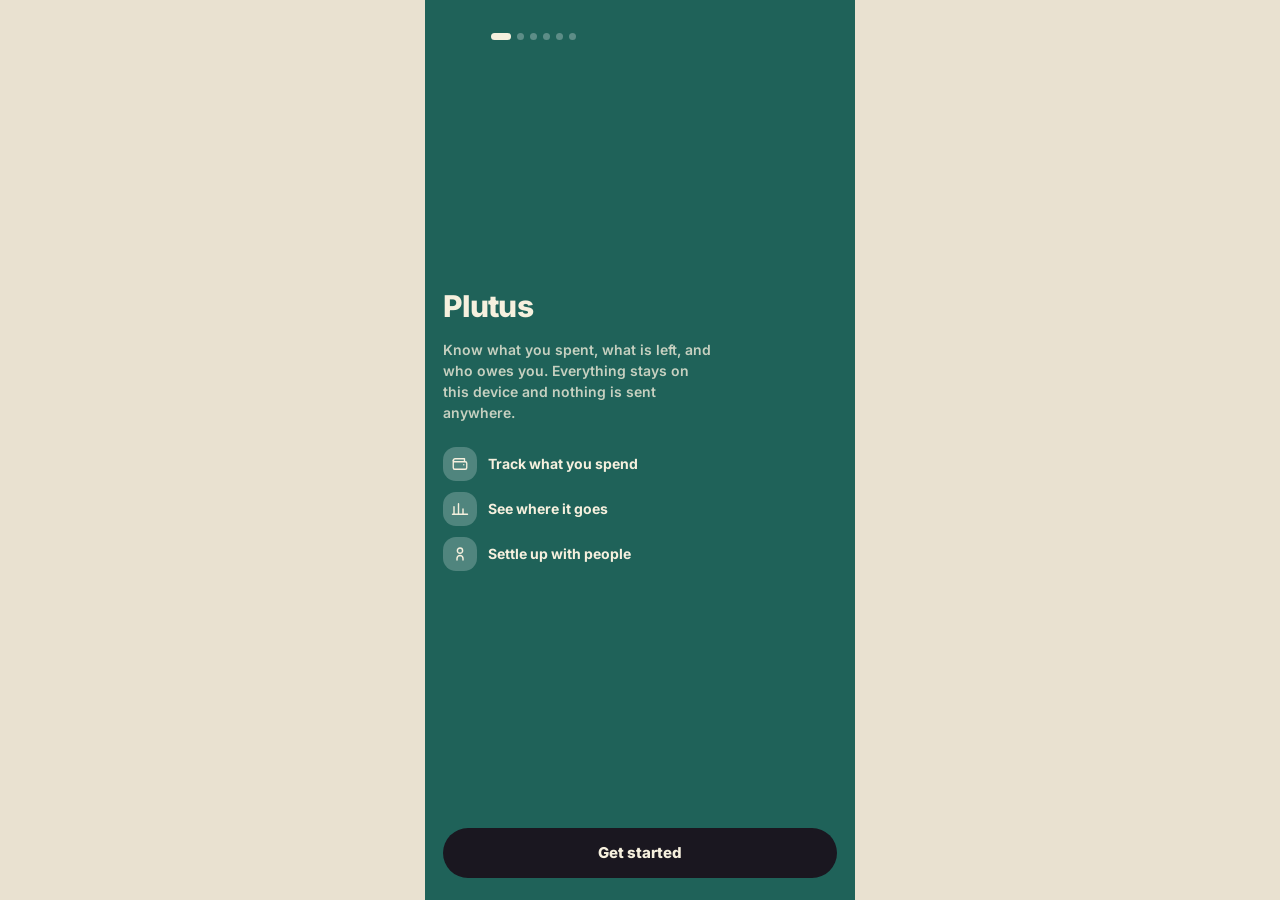
<file: index.html>
<!DOCTYPE html>
<html lang="en">
<head>
<meta charset="utf-8">
<meta name="viewport" content="width=device-width, initial-scale=1, viewport-fit=cover">
<meta name="theme-color" content="#1F6259">
<meta name="description" content="Know what you spent, what is left, and who owes you. Everything stays on your device.">
<title>Plutus</title>

<!-- Every path here is relative. An absolute path breaks at a GitHub Pages
     subpath and breaks again inside an Android WebView. -->
<link rel="manifest" href="manifest.webmanifest">
<link rel="icon" href="icons/icon-192.png" type="image/png">
<link rel="apple-touch-icon" href="icons/icon-180.png">
<meta name="apple-mobile-web-app-capable" content="yes">
<meta name="apple-mobile-web-app-status-bar-style" content="black-translucent">
<meta name="apple-mobile-web-app-title" content="Plutus">
<link rel="stylesheet" href="css/styles.css">
</head>
<body data-booting>

<!-- ── icon sprite. one family, one 24px box, 1.8 stroke, currentColor.
     Inline so nothing is fetched and everything works offline. ── -->
<svg width="0" height="0" style="position:absolute" aria-hidden="true" focusable="false">
  <symbol id="ic-home" viewBox="0 0 24 24" fill="none" stroke="currentColor" stroke-width="1.9" stroke-linecap="round" stroke-linejoin="round"><path d="M3 10.5 12 3l9 7.5V20a1 1 0 0 1-1 1h-5v-6H9v6H4a1 1 0 0 1-1-1z"/></symbol>
  <symbol id="ic-list" viewBox="0 0 24 24" fill="none" stroke="currentColor" stroke-width="1.9" stroke-linecap="round"><path d="M4 6h16M4 12h16M4 18h10"/></symbol>
  <symbol id="ic-people" viewBox="0 0 24 24" fill="none" stroke="currentColor" stroke-width="1.9" stroke-linecap="round" stroke-linejoin="round"><path d="M16 20v-2a4 4 0 0 0-8 0v2"/><circle cx="12" cy="7.5" r="3.5"/></symbol>
  <symbol id="ic-chart" viewBox="0 0 24 24" fill="none" stroke="currentColor" stroke-width="1.9" stroke-linecap="round"><path d="M4 19V9M10 19V5M16 19v-7M22 19H2"/></symbol>
  <symbol id="ic-plus" viewBox="0 0 24 24" fill="none" stroke="currentColor" stroke-width="2.4" stroke-linecap="round"><path d="M12 5v14M5 12h14"/></symbol>
  <symbol id="ic-bell" viewBox="0 0 24 24" fill="none" stroke="currentColor" stroke-width="1.8" stroke-linecap="round" stroke-linejoin="round"><path d="M18 8a6 6 0 1 0-12 0c0 7-3 8-3 8h18s-3-1-3-8"/><path d="M13.7 21a2 2 0 0 1-3.4 0"/></symbol>
  <symbol id="ic-back" viewBox="0 0 24 24" fill="none" stroke="currentColor" stroke-width="2.1" stroke-linecap="round" stroke-linejoin="round"><path d="M15 5l-7 7 7 7"/></symbol>
  <symbol id="ic-right" viewBox="0 0 24 24" fill="none" stroke="currentColor" stroke-width="2.1" stroke-linecap="round" stroke-linejoin="round"><path d="M5 12h14M13 6l6 6-6 6"/></symbol>
  <symbol id="ic-gear" viewBox="0 0 24 24" fill="none" stroke="currentColor" stroke-width="1.8" stroke-linecap="round" stroke-linejoin="round"><circle cx="12" cy="12" r="3.2"/><path d="M12 2.5v2.2M12 19.3v2.2M21.5 12h-2.2M4.7 12H2.5M18.7 5.3l-1.6 1.6M6.9 17.1l-1.6 1.6M18.7 18.7l-1.6-1.6M6.9 6.9 5.3 5.3"/></symbol>
  <symbol id="ic-up" viewBox="0 0 24 24" fill="none" stroke="currentColor" stroke-width="2.3" stroke-linecap="round" stroke-linejoin="round"><path d="M12 19V5M5 12l7-7 7 7"/></symbol>
  <symbol id="ic-down" viewBox="0 0 24 24" fill="none" stroke="currentColor" stroke-width="2.3" stroke-linecap="round" stroke-linejoin="round"><path d="M12 5v14M5 12l7 7 7-7"/></symbol>
  <symbol id="ic-close" viewBox="0 0 24 24" fill="none" stroke="currentColor" stroke-width="2.1" stroke-linecap="round"><path d="M6 6l12 12M18 6 6 18"/></symbol>
  <symbol id="ic-wallet" viewBox="0 0 24 24" fill="none" stroke="currentColor" stroke-width="1.8" stroke-linecap="round" stroke-linejoin="round"><path d="M3 7.5A2.5 2.5 0 0 1 5.5 5H18v3"/><path d="M3 7.5V17a2 2 0 0 0 2 2h14a2 2 0 0 0 2-2v-6a2 2 0 0 0-2-2H5.5A2.5 2.5 0 0 1 3 7.5Z"/><path d="M17 13h.01"/></symbol>
  <!-- category icons -->
  <symbol id="ic-food" viewBox="0 0 24 24" fill="none" stroke="currentColor" stroke-width="1.8" stroke-linecap="round" stroke-linejoin="round"><path d="M3.5 11h17c0 4.4-3.8 8-8.5 8s-8.5-3.6-8.5-8Z"/><path d="M8.5 8c0-1.2.9-1.6.9-2.7M12 8c0-1.2.9-1.6.9-2.7M15.5 8c0-1.2.9-1.6.9-2.7"/></symbol>
  <symbol id="ic-basket" viewBox="0 0 24 24" fill="none" stroke="currentColor" stroke-width="1.8" stroke-linecap="round" stroke-linejoin="round"><path d="M4 9h16l-1.6 10.2H5.6L4 9Z"/><path d="M8.6 9 12 3.5 15.4 9"/></symbol>
  <symbol id="ic-bag" viewBox="0 0 24 24" fill="none" stroke="currentColor" stroke-width="1.8" stroke-linecap="round" stroke-linejoin="round"><path d="M5 8h14l-1.1 12H6.1L5 8Z"/><path d="M9 8V6.2A3 3 0 0 1 15 6.2V8"/></symbol>
  <symbol id="ic-shirt" viewBox="0 0 24 24" fill="none" stroke="currentColor" stroke-width="1.8" stroke-linecap="round" stroke-linejoin="round"><path d="M9 4 5 6.2l1.4 4L8 9.6V20h8V9.6l1.6.6 1.4-4L15 4a3 3 0 0 1-6 0Z"/></symbol>
  <symbol id="ic-bus" viewBox="0 0 24 24" fill="none" stroke="currentColor" stroke-width="1.8" stroke-linecap="round" stroke-linejoin="round"><rect x="4" y="4" width="16" height="12.5" rx="2.4"/><path d="M4 11h16M7.5 20v-3.5M16.5 20v-3.5M8 14h.01M16 14h.01"/></symbol>
  <symbol id="ic-film" viewBox="0 0 24 24" fill="none" stroke="currentColor" stroke-width="1.8" stroke-linecap="round" stroke-linejoin="round"><rect x="3" y="6" width="18" height="12" rx="2.4"/><path d="M8.5 6v12M15.5 6v12"/></symbol>
  <symbol id="ic-receipt" viewBox="0 0 24 24" fill="none" stroke="currentColor" stroke-width="1.8" stroke-linecap="round" stroke-linejoin="round"><path d="M6 3h12v18l-3-1.6-3 1.6-3-1.6L6 21V3Z"/><path d="M9.5 8h5M9.5 12h5"/></symbol>
  <symbol id="ic-plug" viewBox="0 0 24 24" fill="none" stroke="currentColor" stroke-width="1.8" stroke-linecap="round" stroke-linejoin="round"><path d="M9 3v5M15 3v5"/><path d="M6.5 8h11v3a5.5 5.5 0 0 1-11 0V8Z"/><path d="M12 16.5V21"/></symbol>
  <symbol id="ic-heart" viewBox="0 0 24 24" fill="none" stroke="currentColor" stroke-width="1.8" stroke-linecap="round" stroke-linejoin="round"><path d="M12 20s-7.5-4.6-7.5-9.4A4.1 4.1 0 0 1 12 8a4.1 4.1 0 0 1 7.5 2.6C19.5 15.4 12 20 12 20Z"/></symbol>
  <symbol id="ic-book" viewBox="0 0 24 24" fill="none" stroke="currentColor" stroke-width="1.8" stroke-linecap="round" stroke-linejoin="round"><path d="M4 4.5A2.5 2.5 0 0 1 6.5 2H20v18H6.5A2.5 2.5 0 0 0 4 22z"/><path d="M4 17.5A2.5 2.5 0 0 1 6.5 15H20"/></symbol>
  <symbol id="ic-plane" viewBox="0 0 24 24" fill="none" stroke="currentColor" stroke-width="1.8" stroke-linecap="round" stroke-linejoin="round"><path d="M10.5 3.5a1.5 1.5 0 0 1 3 0V9l7 4v2.2l-7-2v3.6l2 1.6V20l-3.5-1L8.5 20v-1.6l2-1.6v-3.6l-7 2V13l7-4V3.5Z"/></symbol>
  <symbol id="ic-repeat" viewBox="0 0 24 24" fill="none" stroke="currentColor" stroke-width="1.8" stroke-linecap="round" stroke-linejoin="round"><path d="M4 9V8a3 3 0 0 1 3-3h10l-2.5-2.4M20 15v1a3 3 0 0 1-3 3H7l2.5 2.4"/></symbol>
  <symbol id="ic-dots" viewBox="0 0 24 24" fill="none" stroke="currentColor" stroke-width="2.2" stroke-linecap="round"><path d="M6 12h.01M12 12h.01M18 12h.01"/></symbol>
</svg>

<div id="app">

  <!-- ══ Onboarding. Outside the router: App gates on profile.onboarded ══ -->
  <section class="screen screen--onboarding" id="screen-onboarding" hidden></section>

  <!-- ══ Home. Rendered by js/screen_home.js from the store ══ -->
  <section class="screen" id="screen-home" hidden></section>

  <!-- ══ History. Rendered by js/screen_expenses.js ══ -->
  <section class="screen" id="screen-expenses" hidden></section>

  <section class="screen" id="screen-people" hidden></section>

  <section class="screen" id="screen-insights" hidden></section>

  <section class="screen" id="screen-goals" hidden></section>

  <section class="screen" id="screen-settings" hidden></section>

</div>

<!-- ══ chrome that sits above every screen ══════════════════ -->
<nav class="nav" aria-label="Main">
  <button class="nav-tab" type="button" data-tab="home" data-route="#/" aria-label="Home"><svg width="19" height="19" aria-hidden="true"><use href="#ic-home"/></svg></button>
  <button class="nav-tab" type="button" data-tab="expenses" data-route="#/expenses" aria-label="History"><svg width="19" height="19" aria-hidden="true"><use href="#ic-list"/></svg></button>
  <button class="nav-add" type="button" id="add-expense" aria-label="Add an expense"><svg width="23" height="23" aria-hidden="true"><use href="#ic-plus"/></svg></button>
  <button class="nav-tab" type="button" data-tab="people" data-route="#/people" aria-label="People"><svg width="19" height="19" aria-hidden="true"><use href="#ic-people"/></svg></button>
  <button class="nav-tab" type="button" data-tab="insights" data-route="#/insights" aria-label="Insights"><svg width="19" height="19" aria-hidden="true"><use href="#ic-chart"/></svg></button>
</nav>

<div class="scrim" id="scrim" hidden onclick="UI.closeSheet()"></div>
<div class="sheet" id="sheet" role="dialog" aria-modal="true" aria-hidden="true" hidden></div>
<div class="toast" id="toast" role="status" hidden></div>
<div class="banner" id="banner" role="alert" hidden></div>

<!-- Load order is load bearing. These define globals in file order, and every
     one of them must also be listed in SHELL in sw.js. -->
<script src="js/config.js"></script>
<script src="js/money.js"></script>
<script src="js/dates.js"></script>
<script src="js/expenses.js"></script>
<script src="js/budget.js"></script>
<script src="js/analytics.js"></script>
<script src="js/debts.js"></script>
<script src="js/goals.js"></script>
<script src="js/alerts.js"></script>
<script src="js/recurring.js"></script>
<script src="js/validate.js"></script>
<script src="js/store.js"></script>
<script src="js/actions.js"></script>
<script src="js/ui.js"></script>
<script src="js/install.js"></script>
<script src="js/notifications.js"></script>
<script src="js/onboarding.js"></script>
<script src="js/sheet_expense.js"></script>
<script src="js/screen_home.js"></script>
<script src="js/screen_expenses.js"></script>
<script src="js/sheet_debt.js"></script>
<script src="js/screen_people.js"></script>
<script src="js/screen_insights.js"></script>
<script src="js/screen_goals.js"></script>
<script src="js/screen_settings.js"></script>
<script src="js/app.js"></script>
<script>
  document.getElementById("version-line").textContent =
    "Plutus " + CONFIG.VERSION + ", offline and on your device";
</script>
</body>
</html>
</file>
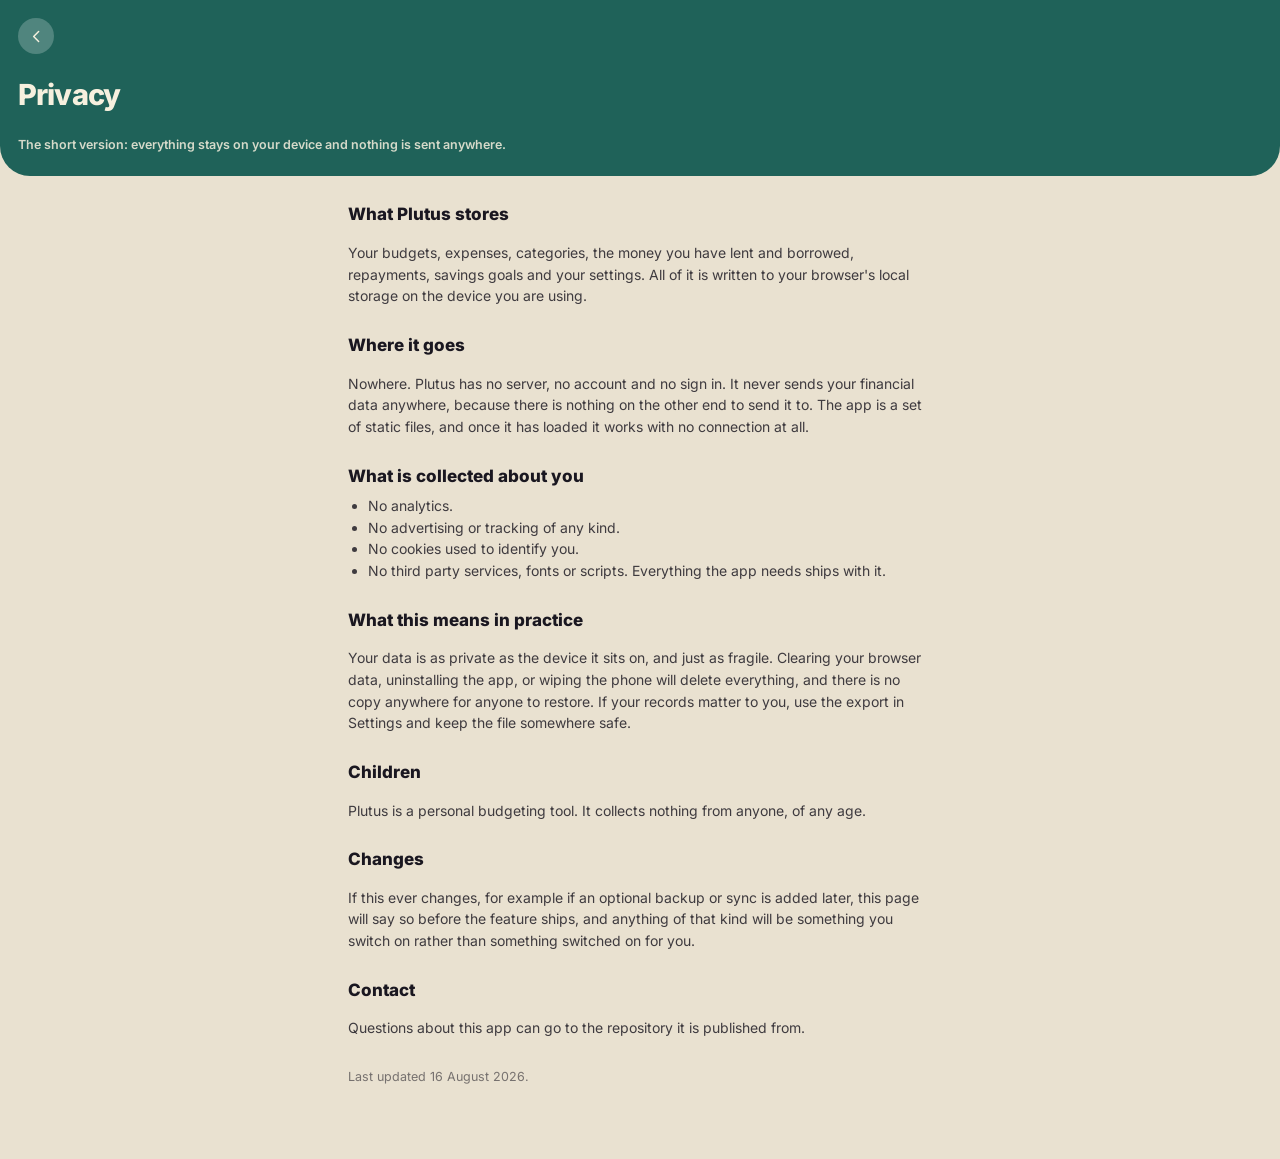
<file: privacy.html>
<!DOCTYPE html>
<html lang="en">
<head>
<meta charset="utf-8">
<meta name="viewport" content="width=device-width, initial-scale=1, viewport-fit=cover">
<meta name="theme-color" content="#1F6259">
<title>Plutus privacy</title>
<link rel="icon" href="icons/icon-192.png" type="image/png">
<link rel="stylesheet" href="css/styles.css">
<style>
  .doc { padding: 0 var(--gutter) 60px; max-width: 620px; margin: 0 auto; }
  .doc h2 { font-size: 17px; font-weight: 800; margin: 26px 0 6px; }
  .doc p, .doc li { font-size: 14px; color: var(--ink); opacity: .82; line-height: 1.55; }
  .doc ul { padding-left: 20px; margin: 6px 0; }
  .doc a { color: var(--s-ok); font-weight: 700; }
</style>
</head>
<body>

<header class="band band--ok">
  <div class="band-top">
    <a class="circle-btn" href="index.html" aria-label="Back to Plutus">
      <svg width="17" height="17" viewBox="0 0 24 24" fill="none" stroke="currentColor" stroke-width="2.1" stroke-linecap="round" stroke-linejoin="round" aria-hidden="true"><path d="M15 5l-7 7 7 7"/></svg>
    </a>
  </div>
  <h1 class="band-title">Privacy</h1>
  <p class="note" style="margin-top:8px">The short version: everything stays on your device and nothing is sent anywhere.</p>
</header>

<main class="doc">
  <h2>What Plutus stores</h2>
  <p>Your budgets, expenses, categories, the money you have lent and borrowed, repayments, savings goals and your settings. All of it is written to your browser's local storage on the device you are using.</p>

  <h2>Where it goes</h2>
  <p>Nowhere. Plutus has no server, no account and no sign in. It never sends your financial data anywhere, because there is nothing on the other end to send it to. The app is a set of static files, and once it has loaded it works with no connection at all.</p>

  <h2>What is collected about you</h2>
  <ul>
    <li>No analytics.</li>
    <li>No advertising or tracking of any kind.</li>
    <li>No cookies used to identify you.</li>
    <li>No third party services, fonts or scripts. Everything the app needs ships with it.</li>
  </ul>

  <h2>What this means in practice</h2>
  <p>Your data is as private as the device it sits on, and just as fragile. Clearing your browser data, uninstalling the app, or wiping the phone will delete everything, and there is no copy anywhere for anyone to restore. If your records matter to you, use the export in Settings and keep the file somewhere safe.</p>

  <h2>Children</h2>
  <p>Plutus is a personal budgeting tool. It collects nothing from anyone, of any age.</p>

  <h2>Changes</h2>
  <p>If this ever changes, for example if an optional backup or sync is added later, this page will say so before the feature ships, and anything of that kind will be something you switch on rather than something switched on for you.</p>

  <h2>Contact</h2>
  <p>Questions about this app can go to the repository it is published from.</p>

  <p style="margin-top:28px;opacity:.55;font-size:12.5px">Last updated 16 August 2026.</p>
</main>

</body>
</html>
</file>
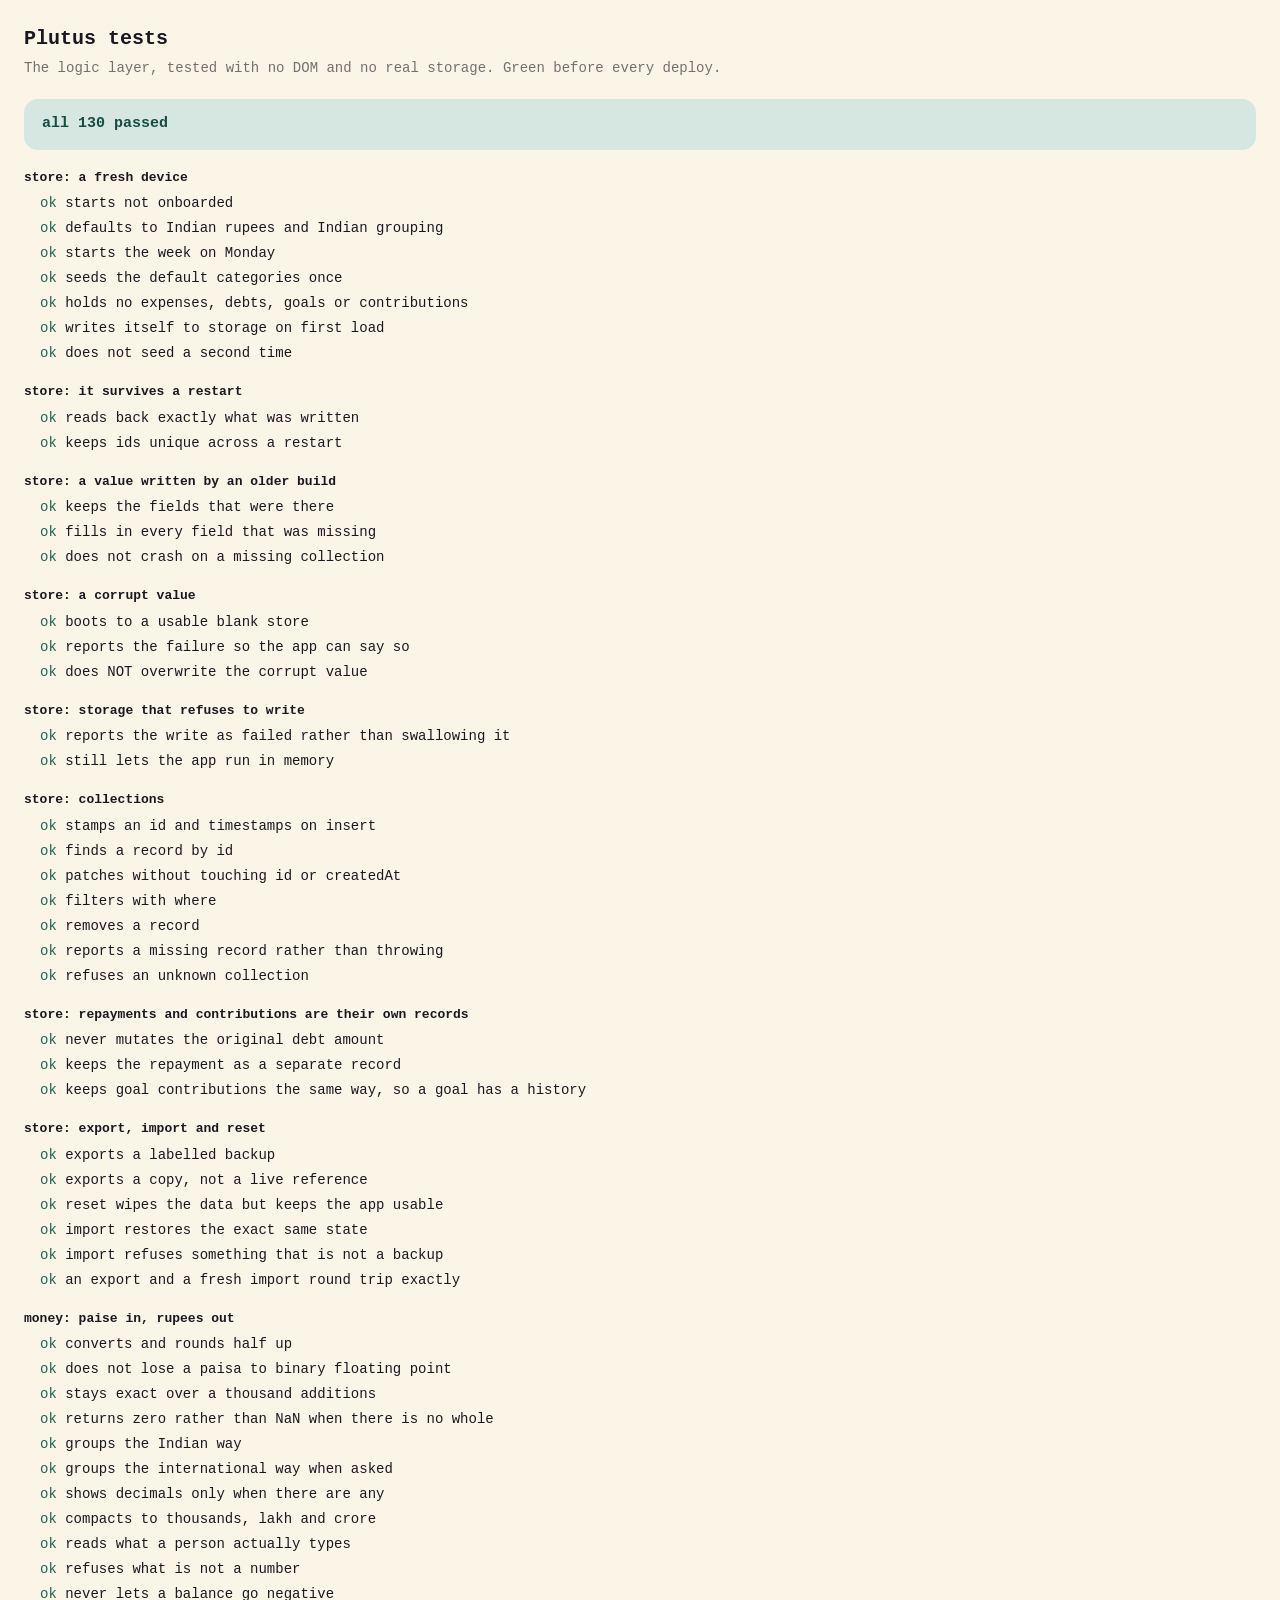
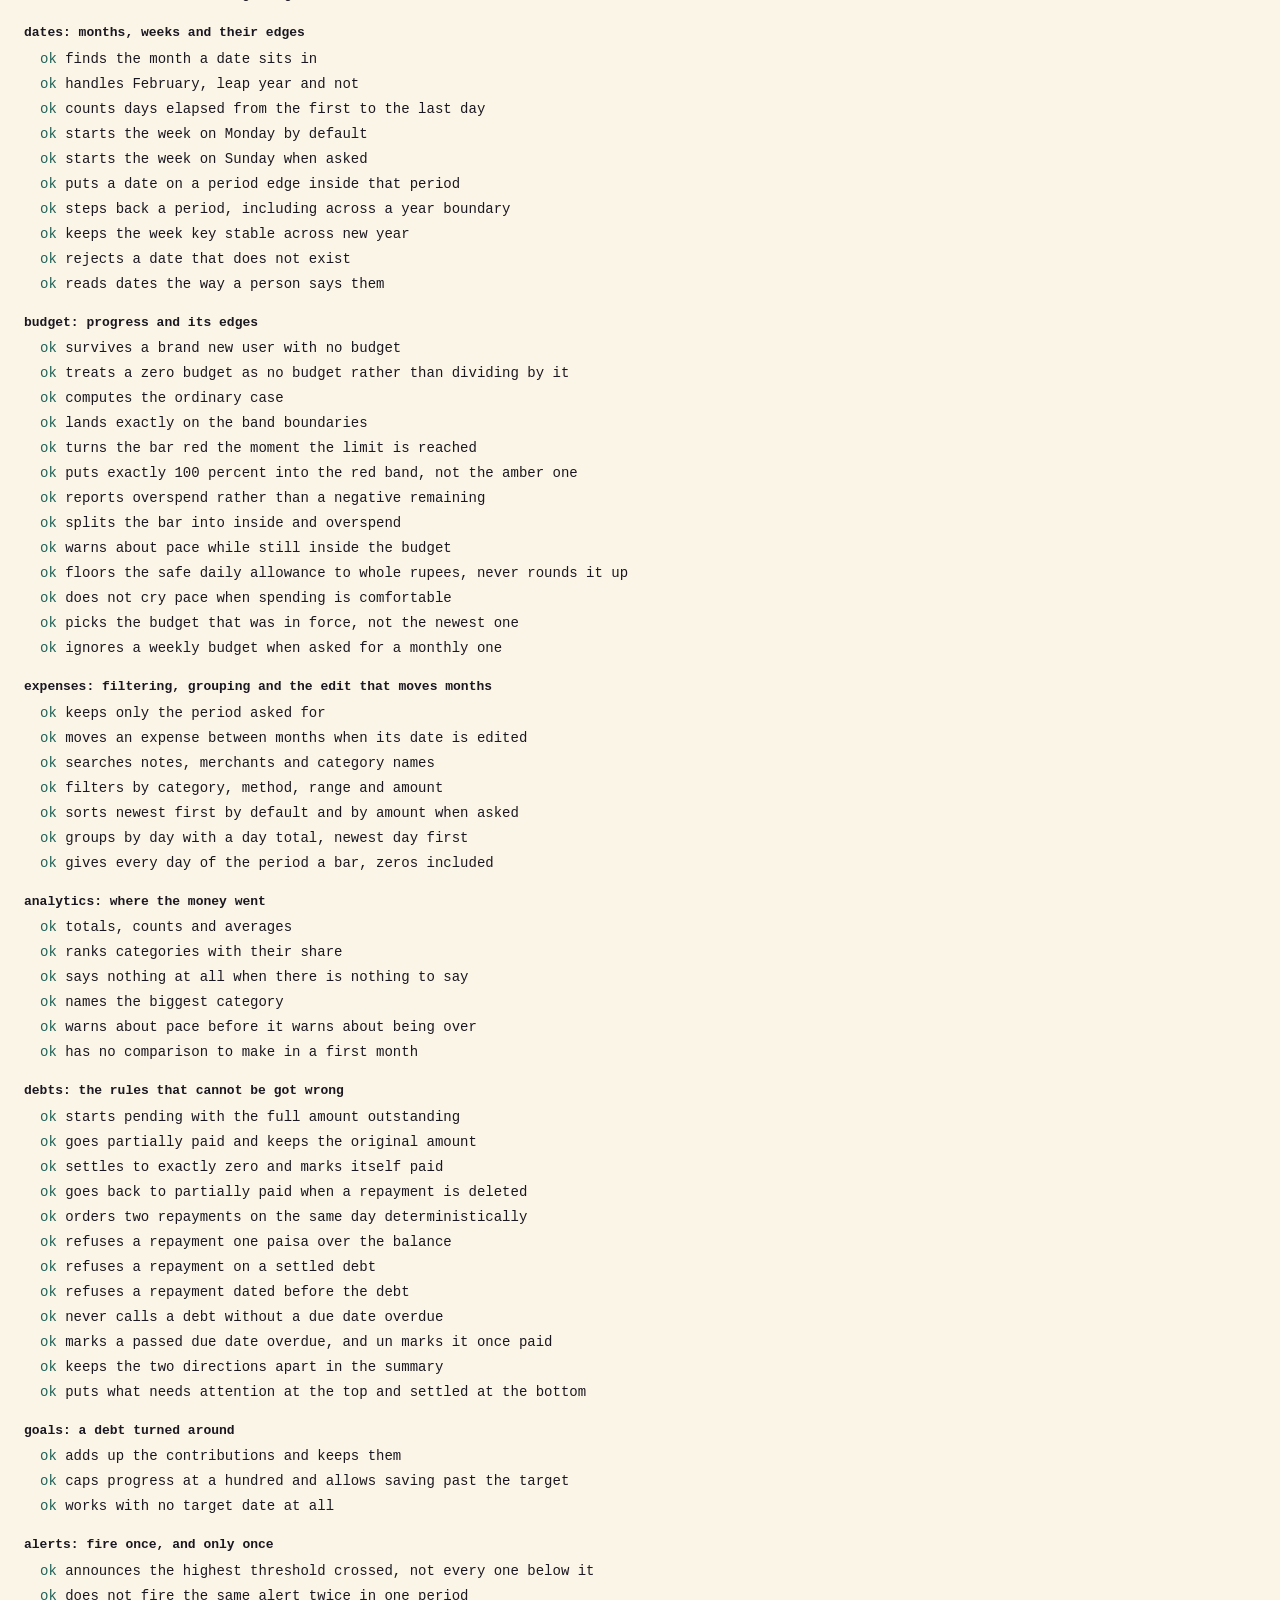
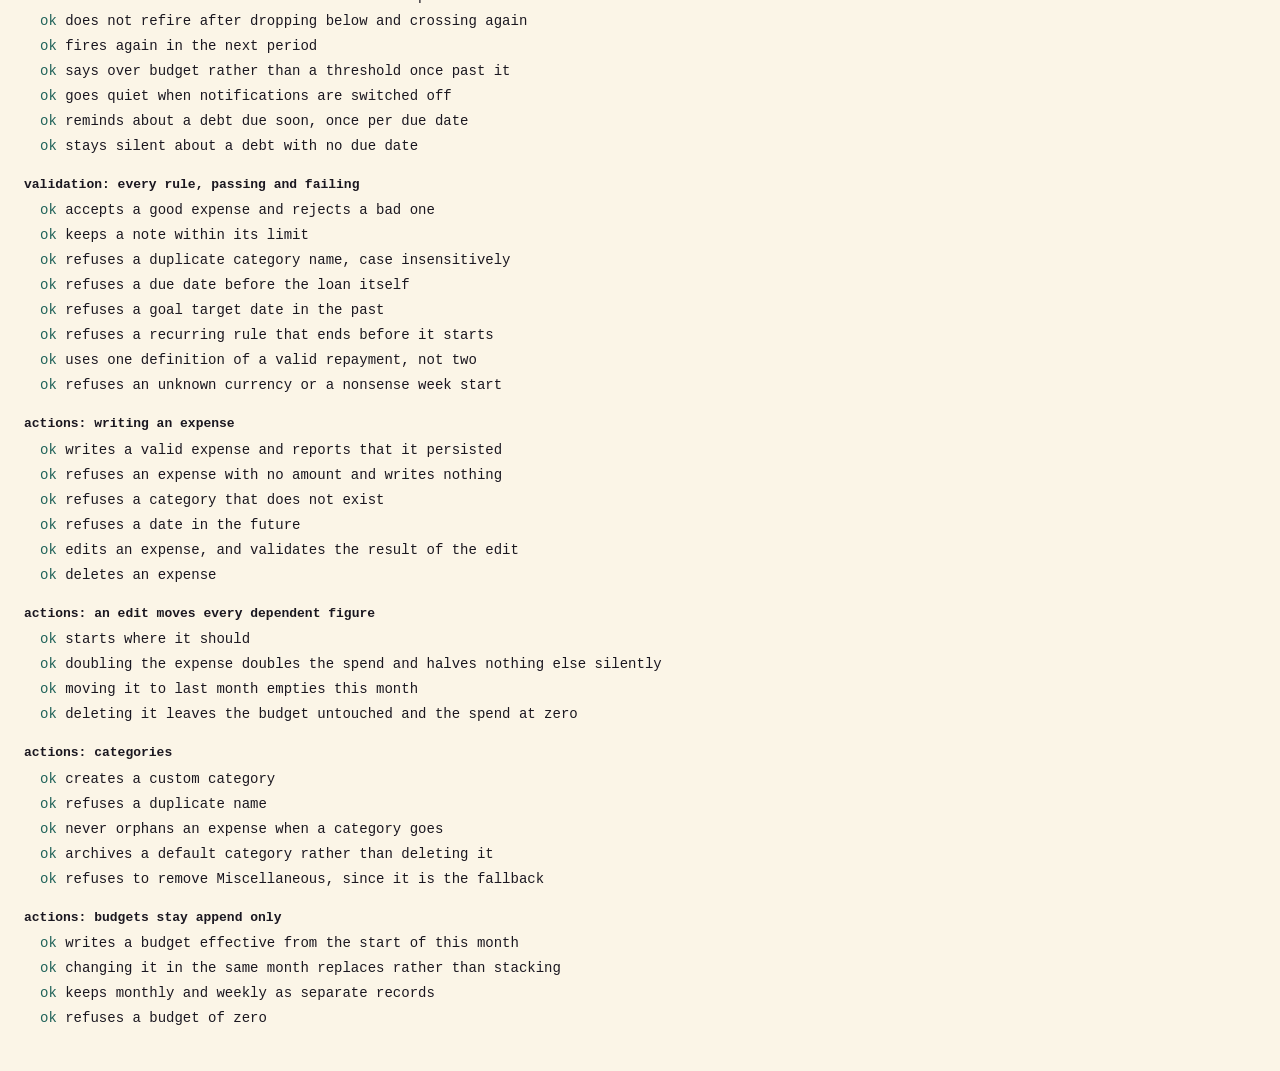
<file: tests.html>
<!DOCTYPE html>
<html lang="en">
<head>
<meta charset="utf-8">
<meta name="viewport" content="width=device-width, initial-scale=1">
<title>Plutus tests</title>
<style>
  :root { color-scheme: light dark; }
  body { margin: 0; padding: 24px; background: #FBF5E7; color: #1A1720;
         font: 14px/1.5 ui-monospace, SFMono-Regular, Consolas, monospace; }
  h1 { font-size: 20px; margin: 0 0 4px; }
  .sub { opacity: .6; margin: 0 0 20px; }
  #summary { padding: 14px 18px; border-radius: 14px; font-weight: 700;
             margin-bottom: 18px; font-size: 15px; }
  #summary[data-status="pass"] { background: #D6E7E2; color: #144C43; }
  #summary[data-status="fail"] { background: #FBDCE1; color: #9E1B33; }
  .group { margin-bottom: 16px; }
  .group > b { display: block; margin-bottom: 4px; font-size: 13px; }
  .case { padding: 2px 0 2px 16px; }
  .pass::before { content: "ok   "; color: #1F6259; }
  .fail { color: #9E1B33; font-weight: 700; }
  .fail::before { content: "FAIL "; }
  .why { padding-left: 38px; opacity: .75; }
</style>
</head>
<body>

<h1>Plutus tests</h1>
<p class="sub">The logic layer, tested with no DOM and no real storage. Green before every deploy.</p>
<div id="summary">running</div>
<div id="out"></div>

<script src="js/config.js"></script>
<script src="js/money.js"></script>
<script src="js/dates.js"></script>
<script src="js/expenses.js"></script>
<script src="js/budget.js"></script>
<script src="js/analytics.js"></script>
<script src="js/debts.js"></script>
<script src="js/goals.js"></script>
<script src="js/alerts.js"></script>
<script src="js/validate.js"></script>
<script src="js/store.js"></script>
<script src="js/actions.js"></script>

<script>
/* ── a thirty line harness. no npm, no runner, no build ── */
(function () {
  var out = document.getElementById("out");
  var passed = 0, failed = 0, group = null;

  function describe(name, fn) {
    group = document.createElement("div");
    group.className = "group";
    var b = document.createElement("b");
    b.textContent = name;
    group.appendChild(b);
    out.appendChild(group);
    try { fn(); } catch (e) { record(false, "threw outside a case", e && e.message); }
  }

  function record(ok, label, why) {
    var line = document.createElement("div");
    line.className = "case " + (ok ? "pass" : "fail");
    line.textContent = label;
    (group || out).appendChild(line);
    if (ok) passed++; else {
      failed++;
      if (why) {
        var w = document.createElement("div");
        w.className = "why";
        w.textContent = why;
        (group || out).appendChild(w);
      }
    }
  }

  function it(label, fn) {
    try { fn(); record(true, label); }
    catch (e) { record(false, label, e && e.message); }
  }

  function eq(actual, expected, note) {
    var a = JSON.stringify(actual), b = JSON.stringify(expected);
    if (a !== b) throw new Error((note ? note + ": " : "") + "expected " + b + ", got " + a);
  }
  function ok(v, note) { if (!v) throw new Error(note || "expected truthy"); }
  function notOk(v, note) { if (v) throw new Error(note || "expected falsy"); }

  /* A storage object that behaves like localStorage, and can be told to fail
     the way a real one does when the quota runs out. */
  function fakeStorage(opts) {
    opts = opts || {};
    var map = {};
    return {
      _map: map,
      getItem: function (k) { return Object.prototype.hasOwnProperty.call(map, k) ? map[k] : null; },
      setItem: function (k, v) {
        if (opts.full) { var e = new Error("QuotaExceededError"); e.name = "QuotaExceededError"; throw e; }
        map[k] = String(v);
      },
      removeItem: function (k) { delete map[k]; }
    };
  }

  var FIXED = "2026-08-16T10:00:00.000Z";
  Store.__setNow(function () { return FIXED; });

  /* ───────────────────────────────────────────────────────── */

  describe("store: a fresh device", function () {
    var fs = fakeStorage();
    Store.__setBackend(fs);
    Store.load();
    var s = Store.get();

    it("starts not onboarded", function () { eq(s.profile.onboarded, false); });
    it("defaults to Indian rupees and Indian grouping", function () {
      eq(s.profile.currencyCode, "INR");
      eq(s.profile.grouping, "IN");
    });
    it("starts the week on Monday", function () { eq(s.profile.weekStartsOn, 1); });
    it("seeds the default categories once", function () {
      eq(s.categories.length, CONFIG.DEFAULT_CATEGORIES.length);
      ok(s.categories[0].isDefault, "seeded categories are marked default");
    });
    it("holds no expenses, debts, goals or contributions", function () {
      eq(s.expenses.length, 0); eq(s.debts.length, 0);
      eq(s.goals.length, 0); eq(s.contributions.length, 0);
    });
    it("writes itself to storage on first load", function () {
      ok(fs.getItem(CONFIG.STORE_KEY), "first load persists the seeded store");
    });
    it("does not seed a second time", function () {
      Store.load();
      eq(Store.get().categories.length, CONFIG.DEFAULT_CATEGORIES.length);
    });
  });

  describe("store: it survives a restart", function () {
    var fs = fakeStorage();
    Store.__setBackend(fs);
    Store.load();
    Store.setProfile({ name: "Kaustubh", onboarded: true });
    Store.insert("expenses", { amount: 42000, categoryId: "cat_1", date: "2026-08-16" }, "exp");

    it("reads back exactly what was written", function () {
      Store.load();
      var s = Store.get();
      eq(s.profile.name, "Kaustubh");
      eq(s.profile.onboarded, true);
      eq(s.expenses.length, 1);
      eq(s.expenses[0].amount, 42000);
    });
    it("keeps ids unique across a restart", function () {
      var a = Store.insert("expenses", { amount: 100, date: "2026-08-16" }, "exp").value.id;
      Store.load();
      var b = Store.insert("expenses", { amount: 100, date: "2026-08-16" }, "exp").value.id;
      ok(a !== b, "ids must not repeat after a reload, got " + a + " twice");
    });
  });

  describe("store: a value written by an older build", function () {
    var fs = fakeStorage();
    fs.setItem(CONFIG.STORE_KEY, JSON.stringify({
      schemaVersion: 1,
      profile: { name: "Old" },
      expenses: [{ id: "exp_1", amount: 500, date: "2026-07-01" }]
    }));
    Store.__setBackend(fs);
    Store.load();
    var s = Store.get();

    it("keeps the fields that were there", function () {
      eq(s.profile.name, "Old");
      eq(s.expenses.length, 1);
    });
    it("fills in every field that was missing", function () {
      eq(s.profile.weekStartsOn, 1);
      eq(s.settings.thresholds, CONFIG.DEFAULT_THRESHOLDS);
      eq(s.goals, []);
      eq(s.contributions, []);
      eq(s.firedAlerts, {});
    });
    it("does not crash on a missing collection", function () {
      ok(Array.isArray(s.debts) && Array.isArray(s.repayments));
    });
  });

  describe("store: a corrupt value", function () {
    var fs = fakeStorage();
    fs.setItem(CONFIG.STORE_KEY, "{ this is not json");
    Store.__setBackend(fs);
    Store.load();

    it("boots to a usable blank store", function () {
      eq(Store.get().expenses.length, 0);
      ok(Store.get().categories.length > 0, "categories still seeded");
    });
    it("reports the failure so the app can say so", function () {
      eq(Store.loadError(), "corrupt");
    });
    it("does NOT overwrite the corrupt value", function () {
      eq(fs.getItem(CONFIG.STORE_KEY), "{ this is not json");
    });
  });

  describe("store: storage that refuses to write", function () {
    var fs = fakeStorage({ full: true });
    Store.__setBackend(fs);
    Store.load();

    it("reports the write as failed rather than swallowing it", function () {
      notOk(Store.save(), "save must return false when storage refuses");
      ok(Store.saveBlocked(), "saveBlocked must be set so the UI can warn");
    });
    it("still lets the app run in memory", function () {
      var r = Store.insert("expenses", { amount: 100, date: "2026-08-16" }, "exp");
      notOk(r.ok, "the write is reported as not landed");
      eq(Store.get().expenses.length, 1, "but the record is in memory");
    });
  });

  describe("store: collections", function () {
    var fs = fakeStorage();
    Store.__setBackend(fs);
    Store.load();

    var made = Store.insert("debts", {
      direction: "lent", personName: "Rahul", originalAmount: 500000, date: "2026-07-12"
    }, "debt").value;

    it("stamps an id and timestamps on insert", function () {
      ok(made.id, "id");
      eq(made.createdAt, FIXED);
      eq(made.updatedAt, FIXED);
    });
    it("finds a record by id", function () {
      eq(Store.byId("debts", made.id).personName, "Rahul");
    });
    it("patches without touching id or createdAt", function () {
      Store.update("debts", made.id, { personName: "Rahul S", id: "hacked", createdAt: "nope" });
      var d = Store.byId("debts", made.id);
      eq(d.personName, "Rahul S");
      eq(d.id, made.id);
      eq(d.createdAt, FIXED);
    });
    it("filters with where", function () {
      Store.insert("debts", { direction: "borrowed", personName: "Priya", originalAmount: 300000, date: "2026-08-01" }, "debt");
      eq(Store.where("debts", function (d) { return d.direction === "lent"; }).length, 1);
    });
    it("removes a record", function () {
      Store.remove("debts", made.id);
      eq(Store.byId("debts", made.id), null);
    });
    it("reports a missing record rather than throwing", function () {
      eq(Store.remove("debts", "nope").ok, false);
      eq(Store.update("debts", "nope", {}).ok, false);
    });
    it("refuses an unknown collection", function () {
      var threw = false;
      try { Store.insert("nonsense", {}); } catch (e) { threw = true; }
      ok(threw, "an unknown collection must throw, not silently create one");
    });
  });

  describe("store: repayments and contributions are their own records", function () {
    var fs = fakeStorage();
    Store.__setBackend(fs);
    Store.load();

    var debt = Store.insert("debts", {
      direction: "lent", personName: "Rahul", originalAmount: 500000, date: "2026-07-12"
    }, "debt").value;
    Store.insert("repayments", { debtId: debt.id, amount: 200000, date: "2026-08-01" }, "rep");

    var goal = Store.insert("goals", { name: "New laptop", targetAmount: 8000000 }, "goal").value;
    Store.insert("contributions", { goalId: goal.id, amount: 4500000, date: "2026-08-05" }, "con");

    it("never mutates the original debt amount", function () {
      eq(Store.byId("debts", debt.id).originalAmount, 500000);
    });
    it("keeps the repayment as a separate record", function () {
      var reps = Store.where("repayments", function (r) { return r.debtId === debt.id; });
      eq(reps.length, 1);
      eq(reps[0].amount, 200000);
    });
    it("keeps goal contributions the same way, so a goal has a history", function () {
      var cons = Store.where("contributions", function (c) { return c.goalId === goal.id; });
      eq(cons.length, 1);
      eq(cons[0].amount, 4500000);
      eq(Store.byId("goals", goal.id).targetAmount, 8000000);
    });
  });

  describe("store: export, import and reset", function () {
    var fs = fakeStorage();
    Store.__setBackend(fs);
    Store.load();
    Store.setProfile({ name: "Kaustubh", onboarded: true });
    Store.insert("expenses", { amount: 42000, categoryId: "cat_1", date: "2026-08-16" }, "exp");
    var backup = Store.exportAll();

    it("exports a labelled backup", function () {
      eq(backup.app, "Plutus");
      eq(backup.schemaVersion, CONFIG.SCHEMA_VERSION);
      eq(backup.data.expenses.length, 1);
    });
    it("exports a copy, not a live reference", function () {
      Store.insert("expenses", { amount: 999, date: "2026-08-16" }, "exp");
      eq(backup.data.expenses.length, 1, "the backup must not change underneath you");
    });
    it("reset wipes the data but keeps the app usable", function () {
      Store.reset();
      eq(Store.get().expenses.length, 0);
      eq(Store.get().profile.onboarded, false);
      ok(Store.get().categories.length > 0, "categories are seeded again");
    });
    it("import restores the exact same state", function () {
      Store.importAll(backup);
      var s = Store.get();
      eq(s.profile.name, "Kaustubh");
      eq(s.profile.onboarded, true);
      eq(s.expenses.length, 1);
      eq(s.expenses[0].amount, 42000);
    });
    it("import refuses something that is not a backup", function () {
      eq(Store.importAll("hello").ok, false);
      eq(Store.importAll(null).ok, false);
    });
    it("an export and a fresh import round trip exactly", function () {
      var again = Store.exportAll();
      Store.reset();
      Store.importAll(again);
      eq(Store.exportAll().data.expenses, again.data.expenses);
    });
  });

  /* ═══════════════ Phase 2: the logic layer ═══════════════
     Every function below is pure and takes today as an argument, which is
     what lets a month rollover and an overdue transition be a test rather
     than something you wait for. */

  var TODAY = "2026-08-16";            /* a Sunday */
  var MONTH = Dates.monthPeriod(TODAY);
  var WEEK = Dates.weekPeriod(TODAY, 1);

  function exp(amount, date, categoryId, extra) {
    var e = { id: "e" + Math.random().toString(36).slice(2, 8), amount: amount,
              date: date, categoryId: categoryId || "cat_1" };
    for (var k in (extra || {})) e[k] = extra[k];
    return e;
  }

  describe("money: paise in, rupees out", function () {
    it("converts and rounds half up", function () {
      eq(Money.toPaise(1234.56), 123456);
      eq(Money.toPaise(0.005), 1);
      eq(Money.toPaise(10), 1000);
    });
    it("does not lose a paisa to binary floating point", function () {
      /* 1234.565 * 100 is 123456.49999999999 in IEEE 754. A bare Math.round
         gives 123456 and the paisa is gone. */
      eq(Money.toPaise(1234.565), 123457);
      eq(Money.toPaise(0.07 * 3), Money.toPaise(0.21));
    });
    it("stays exact over a thousand additions", function () {
      var list = [];
      for (var i = 0; i < 1000; i++) list.push({ amount: Money.toPaise(0.1) });
      eq(Money.sum(list, function (x) { return x.amount; }), 10000);
    });
    it("returns zero rather than NaN when there is no whole", function () {
      eq(Money.percentOf(500, 0), 0);
      eq(Money.percentOf(0, 0), 0);
    });
    it("groups the Indian way", function () {
      eq(Money.format(12500000, "₹", "IN"), "₹1,25,000");
      eq(Money.format(100000000, "₹", "IN"), "₹10,00,000");
      eq(Money.format(99900, "₹", "IN"), "₹999");
    });
    it("groups the international way when asked", function () {
      eq(Money.format(12500000, "$", "INTL"), "$125,000");
    });
    it("shows decimals only when there are any", function () {
      eq(Money.format(150000, "₹", "IN"), "₹1,500");
      eq(Money.format(150050, "₹", "IN"), "₹1,500.50");
      eq(Money.format(150005, "₹", "IN"), "₹1,500.05");
    });
    it("compacts to thousands, lakh and crore", function () {
      eq(Money.formatCompact(1200000, "₹", "IN"), "₹12k");
      eq(Money.formatCompact(1250000000, "₹", "IN"), "₹1.3Cr");
      eq(Money.formatCompact(20000000, "₹", "IN"), "₹2L");
      eq(Money.formatCompact(82967, "₹", "IN"), "₹830", "the compact form drops paise");
    });
    it("reads what a person actually types", function () {
      eq(Money.parseInput("₹1,25,000"), 12500000);
      eq(Money.parseInput(" 420 "), 42000);
      eq(Money.parseInput("10.5"), 1050);
      eq(Money.parseInput("10.005"), 1001);
    });
    it("refuses what is not a number", function () {
      eq(Money.parseInput("abc"), null);
      eq(Money.parseInput(""), null);
      eq(Money.parseInput("."), null);
      eq(Money.parseInput("1.2.3"), null);
    });
    it("never lets a balance go negative", function () {
      eq(Money.clampToZero(-500), 0);
    });
  });

  describe("dates: months, weeks and their edges", function () {
    it("finds the month a date sits in", function () {
      eq(MONTH.key, "2026-08");
      eq(MONTH.start, "2026-08-01");
      eq(MONTH.end, "2026-08-31");
      eq(MONTH.totalDays, 31);
    });
    it("handles February, leap year and not", function () {
      eq(Dates.monthPeriod("2026-02-10").end, "2026-02-28");
      eq(Dates.monthPeriod("2028-02-10").end, "2028-02-29");
    });
    it("counts days elapsed from the first to the last day", function () {
      eq(Dates.monthPeriod("2026-08-01").daysElapsed, 1);
      eq(Dates.monthPeriod("2026-08-31").daysElapsed, 31);
      eq(Dates.monthPeriod("2026-08-31").daysLeft, 0);
      eq(MONTH.daysElapsed, 16);
      eq(MONTH.daysLeft, 15);
    });
    it("starts the week on Monday by default", function () {
      eq(WEEK.start, "2026-08-10");
      eq(WEEK.end, "2026-08-16");
    });
    it("starts the week on Sunday when asked", function () {
      var w = Dates.weekPeriod(TODAY, 0);
      eq(w.start, "2026-08-16");
      eq(w.end, "2026-08-22");
    });
    it("puts a date on a period edge inside that period", function () {
      ok(Dates.isWithin("2026-08-01", MONTH));
      ok(Dates.isWithin("2026-08-31", MONTH));
      notOk(Dates.isWithin("2026-07-31", MONTH));
      notOk(Dates.isWithin("2026-09-01", MONTH));
    });
    it("steps back a period, including across a year boundary", function () {
      eq(Dates.previousPeriod(MONTH, 1).key, "2026-07");
      eq(Dates.previousPeriod(Dates.monthPeriod("2026-01-10"), 1).key, "2025-12");
    });
    it("keeps the week key stable across new year", function () {
      /* the Thursday rule: 1 January 2027 is a Friday, so it belongs to the
         last ISO week of 2026, not the first of 2027 */
      eq(Dates.weekPeriod("2027-01-01", 1).key, "2026-W53");
    });
    it("rejects a date that does not exist", function () {
      notOk(Dates.isValid("2026-02-30"));
      notOk(Dates.isValid("16-08-2026"));
      ok(Dates.isValid("2026-08-16"));
    });
    it("reads dates the way a person says them", function () {
      eq(Dates.formatRelativeDay(TODAY, TODAY), "Today");
      eq(Dates.formatRelativeDay("2026-08-15", TODAY), "Yesterday");
      eq(Dates.formatDisplay("2026-08-16", TODAY), "16 August");
      eq(Dates.formatDisplay("2025-08-16", TODAY), "16 August 2025");
    });
  });

  describe("budget: progress and its edges", function () {
    var spend = [exp(1500000, "2026-08-05"), exp(1000000, "2026-08-12")]; /* 25,000 in total */

    it("survives a brand new user with no budget", function () {
      var p = Budget.progress(null, [], MONTH);
      eq(p.hasBudget, false);
      eq(p.status, "no_budget");
      eq(p.percentUsed, 0);
      eq(p.remaining, 0);
      ok(isFinite(p.averageDailySpend), "no NaN anywhere");
    });
    it("treats a zero budget as no budget rather than dividing by it", function () {
      var p = Budget.progress(0, spend, MONTH);
      eq(p.hasBudget, false);
      eq(p.percentUsed, 0);
      eq(p.spent, 2500000);
    });
    it("computes the ordinary case", function () {
      var p = Budget.progress(2500000, [exp(1500000, "2026-08-05")], MONTH);
      eq(p.spent, 1500000);
      eq(p.remaining, 1000000);
      eq(Math.round(p.percentUsed), 60);
      eq(p.status, "approaching");
      eq(p.surface, "warn");
    });
    it("lands exactly on the band boundaries", function () {
      function statusAt(pct) { return Budget.statusFromPercent(pct, true); }
      eq(statusAt(0), "starting");
      eq(statusAt(49), "on_track");
      eq(statusAt(50), "approaching");
      eq(statusAt(74), "approaching");
      eq(statusAt(75), "near_limit");
      eq(statusAt(99), "near_limit");
      eq(statusAt(100), "at_limit");
      eq(statusAt(101), "exceeded");
    });
    it("turns the bar red the moment the limit is reached", function () {
      /* The user's rule: at the limit, not merely past it. */
      eq(Budget.fillForStatus("on_track"), "ok");
      eq(Budget.fillForStatus("approaching"), "ok");
      eq(Budget.fillForStatus("near_limit"), "warn");
      eq(Budget.fillForStatus("at_limit"), "danger");
      eq(Budget.fillForStatus("exceeded"), "danger");
    });

    it("puts exactly 100 percent into the red band, not the amber one", function () {
      var p = Budget.progress(2500000, [exp(2500000, "2026-08-05")], MONTH);
      eq(p.status, "at_limit");
      eq(Budget.fillForStatus(p.status), "danger");
      eq(p.remaining, 0);
      eq(p.overspend, 0, "at the limit is not the same as over it");
    });

    it("reports overspend rather than a negative remaining", function () {
      var p = Budget.progress(2500000, [exp(2750000, "2026-08-05")], MONTH);
      eq(p.remaining, 0);
      eq(p.overspend, 250000);
      eq(p.status, "exceeded");
      eq(p.surface, "danger");
    });
    it("splits the bar into inside and overspend", function () {
      var p = Budget.progress(2500000, [exp(2750000, "2026-08-05")], MONTH);
      var seg = Budget.barSegments(p);
      eq(Math.round(seg.inside + seg.over), 100);
      ok(seg.over > 0, "there must be a hatched segment when over budget");
    });
    it("warns about pace while still inside the budget", function () {
      /* 16 days in, 20,000 spent of 25,000: not over, but heading there */
      var p = Budget.progress(2500000, [exp(2000000, "2026-08-05")], MONTH);
      eq(p.status, "near_limit");
      ok(p.isPaceRisky, "projected total must exceed the budget");
      ok(p.projectedTotal > p.budget);
    });
    it("floors the safe daily allowance to whole rupees, never rounds it up", function () {
      /* 15 days left, 19,000 remaining. 1,266.67 a day would put you over. */
      var p = Budget.progress(2500000, [exp(600000, "2026-08-05")], MONTH);
      eq(p.remaining, 1900000);
      eq(p.safeDailyRemaining, 126600);
      ok(p.safeDailyRemaining * p.period.daysLeft <= p.remaining,
         "spending the allowance every remaining day must stay inside the budget");
    });

    it("does not cry pace when spending is comfortable", function () {
      var p = Budget.progress(2500000, [exp(500000, "2026-08-05")], MONTH);
      notOk(p.isPaceRisky);
    });
    it("picks the budget that was in force, not the newest one", function () {
      var budgets = [
        { id: "b1", period: "monthly", amount: 2000000, effectiveFrom: "2026-06-01", createdAt: "1" },
        { id: "b2", period: "monthly", amount: 2500000, effectiveFrom: "2026-08-01", createdAt: "2" },
        { id: "b3", period: "monthly", amount: 9900000, effectiveFrom: "2026-09-01", createdAt: "3" }
      ];
      eq(Budget.resolveForPeriod(budgets, MONTH).amount, 2500000);
      eq(Budget.resolveForPeriod(budgets, Dates.monthPeriod("2026-07-10")).amount, 2000000);
    });
    it("ignores a weekly budget when asked for a monthly one", function () {
      var budgets = [{ id: "w", period: "weekly", amount: 700000, effectiveFrom: "2026-08-01", createdAt: "1" }];
      eq(Budget.resolveForPeriod(budgets, MONTH), null);
    });
  });

  describe("expenses: filtering, grouping and the edit that moves months", function () {
    var cats = { cat_1: { id: "cat_1", name: "Food" }, cat_2: { id: "cat_2", name: "Transport" } };
    var list = [
      exp(50000, "2026-08-16", "cat_1", { note: "Lunch at Anand", paymentMethod: "upi" }),
      exp(20000, "2026-08-16", "cat_2", { note: "Bus", paymentMethod: "cash" }),
      exp(90000, "2026-08-14", "cat_1", { merchant: "Blue Tokai" }),
      exp(10000, "2026-07-30", "cat_1", { note: "Old month" })
    ];

    it("keeps only the period asked for", function () {
      eq(Expenses.inPeriod(list, MONTH).length, 3);
    });
    it("moves an expense between months when its date is edited", function () {
      var edited = list.map(function (e) {
        return e.note === "Old month" ? { id: e.id, amount: e.amount, date: "2026-08-02", categoryId: e.categoryId } : e;
      });
      eq(Expenses.inPeriod(edited, MONTH).length, 4);
      eq(Expenses.inPeriod(edited, Dates.monthPeriod("2026-07-10")).length, 0);
    });
    it("searches notes, merchants and category names", function () {
      eq(Expenses.query(list, { search: "anand" }, cats).length, 1);
      eq(Expenses.query(list, { search: "blue tokai" }, cats).length, 1);
      eq(Expenses.query(list, { search: "transport" }, cats).length, 1);
    });
    it("filters by category, method, range and amount", function () {
      eq(Expenses.query(list, { categoryIds: ["cat_1"] }).length, 3);
      eq(Expenses.query(list, { paymentMethods: ["upi"] }).length, 1);
      eq(Expenses.query(list, { from: "2026-08-01", to: "2026-08-15" }).length, 1);
      eq(Expenses.query(list, { minAmount: 50000 }).length, 2);
    });
    it("sorts newest first by default and by amount when asked", function () {
      eq(Expenses.query(list, {})[0].date, "2026-08-16");
      eq(Expenses.query(list, { sortBy: "amount" })[0].amount, 90000);
      eq(Expenses.query(list, { sortBy: "amount", sortDir: "asc" })[0].amount, 10000);
    });
    it("groups by day with a day total, newest day first", function () {
      var groups = Expenses.groupByDay(Expenses.inPeriod(list, MONTH));
      eq(groups[0].date, "2026-08-16");
      eq(groups[0].total, 70000);
      eq(groups.length, 2);
    });
    it("gives every day of the period a bar, zeros included", function () {
      var days = Expenses.dailyTotals(list, WEEK);
      eq(days.length, 7);
      eq(days[days.length - 1].total, 70000);
      eq(days[0].total, 0, "Monday had nothing and must still be drawn");
    });
  });

  describe("analytics: where the money went", function () {
    var cats = [{ id: "cat_1", name: "Food" }, { id: "cat_2", name: "Transport" }];
    var list = [exp(650000, "2026-08-04", "cat_1"), exp(210000, "2026-08-06", "cat_2"),
                exp(140000, "2026-08-09", "cat_1")];
    var a = Analytics.analyse(list, MONTH);

    it("totals, counts and averages", function () {
      eq(a.total, 1000000);
      eq(a.count, 3);
      eq(a.averageExpense, 333333);
    });
    it("ranks categories with their share", function () {
      eq(a.byCategory[0].categoryId, "cat_1");
      eq(a.byCategory[0].total, 790000);
      eq(Math.round(a.byCategory[0].share), 79);
      eq(a.topCategory.categoryId, "cat_1");
    });
    it("says nothing at all when there is nothing to say", function () {
      eq(Analytics.insights(Analytics.analyse([], MONTH), null, cats).length, 0);
    });
    it("names the biggest category", function () {
      var out = Analytics.insights(a, Budget.progress(2500000, list, MONTH), cats, "₹", "IN");
      ok(out.some(function (i) { return i.id === "top-category" && i.text.indexOf("Food") === 0; }));
    });
    it("warns about pace before it warns about being over", function () {
      var over = [exp(2750000, "2026-08-04", "cat_1")];
      var out = Analytics.insights(Analytics.analyse(over, MONTH),
                                   Budget.progress(2500000, over, MONTH), cats, "₹", "IN");
      eq(out[0].id, "over-budget");
      eq(out[0].tone, "danger");
    });
    it("has no comparison to make in a first month", function () {
      eq(Analytics.analyse(list, MONTH, []).changeVsPrevious, null);
    });
  });

  describe("debts: the rules that cannot be got wrong", function () {
    var debt = { id: "d1", direction: "lent", personName: "Rahul",
                 originalAmount: 500000, date: "2026-07-12", dueDate: "2026-09-10" };

    it("starts pending with the full amount outstanding", function () {
      var v = Debts.view(debt, [], TODAY);
      eq(v.status, "pending");
      eq(v.remaining, 500000);
      eq(v.totalRepaid, 0);
    });
    it("goes partially paid and keeps the original amount", function () {
      var v = Debts.view(debt, [{ id: "r1", debtId: "d1", amount: 200000, date: "2026-08-01" }], TODAY);
      eq(v.status, "partially_paid");
      eq(v.remaining, 300000);
      eq(v.originalAmount, 500000, "the original must never be rewritten");
      eq(Math.round(v.repaidPercent), 40);
    });
    it("settles to exactly zero and marks itself paid", function () {
      var v = Debts.view(debt, [
        { id: "r1", debtId: "d1", amount: 200000, date: "2026-08-01" },
        { id: "r2", debtId: "d1", amount: 300000, date: "2026-08-14" }
      ], TODAY);
      eq(v.remaining, 0);
      eq(v.status, "paid");
      eq(v.repayments.length, 2, "the history is kept");
    });
    it("goes back to partially paid when a repayment is deleted", function () {
      var both = [{ id: "r1", debtId: "d1", amount: 200000, date: "2026-08-01" },
                  { id: "r2", debtId: "d1", amount: 300000, date: "2026-08-14" }];
      eq(Debts.view(debt, both, TODAY).status, "paid");
      var afterDelete = both.filter(function (r) { return r.id !== "r2"; });
      eq(Debts.view(debt, afterDelete, TODAY).status, "partially_paid");
      eq(Debts.view(debt, afterDelete, TODAY).remaining, 300000);
    });
    it("orders two repayments on the same day deterministically", function () {
      var reps = [
        { id: "r1", debtId: "d1", amount: 100000, date: "2026-08-01", createdAt: "2026-08-01T09:00:00Z" },
        { id: "r2", debtId: "d1", amount: 150000, date: "2026-08-01", createdAt: "2026-08-01T17:00:00Z" }
      ];
      eq(Debts.view(debt, reps, TODAY).repayments.map(function (r) { return r.id; }), ["r2", "r1"]);
      eq(Debts.view(debt, reps.slice().reverse(), TODAY).repayments.map(function (r) { return r.id; }), ["r2", "r1"],
         "the input order must not change the output order");
    });

    it("refuses a repayment one paisa over the balance", function () {
      var v = Debts.view(debt, [], TODAY);
      eq(Debts.canAcceptRepayment(v, 500001).ok, false);
      eq(Debts.canAcceptRepayment(v, 500000).ok, true);
    });
    it("refuses a repayment on a settled debt", function () {
      var v = Debts.view(debt, [{ id: "r", debtId: "d1", amount: 500000, date: "2026-08-01" }], TODAY);
      eq(Debts.canAcceptRepayment(v, 100).ok, false);
    });
    it("refuses a repayment dated before the debt", function () {
      var v = Debts.view(debt, [], TODAY);
      eq(Debts.canAcceptRepayment(v, 1000, "2026-07-01").ok, false);
      eq(Debts.canAcceptRepayment(v, 1000, "2026-07-12").ok, true);
    });
    it("never calls a debt without a due date overdue", function () {
      var noDue = { id: "d2", direction: "lent", personName: "X", originalAmount: 1000, date: "2020-01-01" };
      var v = Debts.view(noDue, [], TODAY);
      eq(v.isOverdue, false);
      eq(v.status, "pending");
      eq(v.daysUntilDue, null);
    });
    it("marks a passed due date overdue, and un marks it once paid", function () {
      var late = { id: "d3", direction: "lent", personName: "Ananya",
                   originalAmount: 120000, date: "2026-07-01", dueDate: "2026-08-10" };
      eq(Debts.view(late, [], TODAY).status, "overdue");
      eq(Debts.view(late, [{ id: "r", debtId: "d3", amount: 120000, date: "2026-08-15" }], TODAY).status, "paid");
    });
    it("keeps the two directions apart in the summary", function () {
      var all = [
        { id: "a", direction: "lent", personName: "Rahul", originalAmount: 500000, date: "2026-07-12" },
        { id: "b", direction: "borrowed", personName: "Priya", originalAmount: 300000, date: "2026-08-01" }
      ];
      var reps = [{ id: "r", debtId: "a", amount: 200000, date: "2026-08-01" }];
      var s = Debts.summary(Debts.views(all, reps, TODAY));
      eq(s.totalOwedToMe, 300000);
      eq(s.totalIOwe, 300000);
      eq(s.netPosition, 0);
    });
    it("puts what needs attention at the top and settled at the bottom", function () {
      var all = [
        { id: "settled", direction: "lent", personName: "Meera", originalAmount: 80000, date: "2026-07-01" },
        { id: "late", direction: "lent", personName: "Ananya", originalAmount: 120000, date: "2026-07-01", dueDate: "2026-08-10" },
        { id: "open", direction: "lent", personName: "Rahul", originalAmount: 500000, date: "2026-07-12" }
      ];
      var reps = [{ id: "r", debtId: "settled", amount: 80000, date: "2026-08-02" }];
      var ordered = Debts.views(all, reps, TODAY).map(function (v) { return v.id; });
      eq(ordered[0], "late");
      eq(ordered[2], "settled");
    });
  });

  describe("goals: a debt turned around", function () {
    var goal = { id: "g1", name: "New laptop", targetAmount: 8000000, targetDate: "2026-12-01" };
    var cons = [{ id: "c1", goalId: "g1", amount: 3000000, date: "2026-07-01" },
                { id: "c2", goalId: "g1", amount: 1500000, date: "2026-08-01" }];

    it("adds up the contributions and keeps them", function () {
      var v = Goals.view(goal, cons, TODAY);
      eq(v.saved, 4500000);
      eq(v.remaining, 3500000);
      eq(Math.round(v.percent), 56);
      eq(v.contributions.length, 2);
    });
    it("caps progress at a hundred and allows saving past the target", function () {
      var over = cons.concat([{ id: "c3", goalId: "g1", amount: 9000000, date: "2026-08-10" }]);
      var v = Goals.view(goal, over, TODAY);
      eq(v.percent, 100);
      eq(v.remaining, 0);
      eq(v.isComplete, true);
      eq(Goals.canAcceptContribution(v, 100000).ok, true, "saving more than planned is not an error");
    });
    it("works with no target date at all", function () {
      var v = Goals.view({ id: "g2", name: "Rainy day", targetAmount: 100000 }, [], TODAY);
      eq(v.daysLeft, null);
      eq(v.perMonthNeeded, null);
      eq(v.isOverdue, false);
    });
  });

  describe("alerts: fire once, and only once", function () {
    var settings = { notifications: true, budgetAlerts: true, thresholds: [50, 75, 90, 100],
                     dueReminders: true, dueReminderDays: 3 };

    function ctxAt(spentPaise, fired) {
      return {
        monthly: Budget.progress(2500000, [exp(spentPaise, "2026-08-05")], MONTH),
        weekly: null, debtViews: [], goalViews: [],
        settings: settings, today: TODAY, fired: fired || {}
      };
    }

    it("announces the highest threshold crossed, not every one below it", function () {
      var out = Alerts.evaluate(ctxAt(2000000));
      eq(out.length, 1);
      eq(out[0].type, "budget_threshold_75");
    });
    it("does not fire the same alert twice in one period", function () {
      var fired = {};
      var first = Alerts.evaluate(ctxAt(2000000, fired));
      first.forEach(function (a) { fired[a.fingerprint] = TODAY; });
      eq(Alerts.evaluate(ctxAt(2000000, fired)).length, 0);
    });
    it("does not refire after dropping below and crossing again", function () {
      var fired = {};
      Alerts.evaluate(ctxAt(2000000, fired)).forEach(function (a) { fired[a.fingerprint] = TODAY; });
      Alerts.evaluate(ctxAt(500000, fired));            /* an expense was deleted */
      eq(Alerts.evaluate(ctxAt(2000000, fired)).length, 0, "crossing 75 again in the same month is silent");
    });
    it("fires again in the next period", function () {
      var fired = {};
      Alerts.evaluate(ctxAt(2000000, fired)).forEach(function (a) { fired[a.fingerprint] = TODAY; });
      var nextMonth = Dates.monthPeriod("2026-09-16");
      var ctx = {
        monthly: Budget.progress(2500000, [exp(2000000, "2026-09-05")], nextMonth),
        settings: settings, today: "2026-09-16", fired: fired, debtViews: [], goalViews: []
      };
      eq(Alerts.evaluate(ctx).length, 1, "the fingerprint carries the period key");
    });
    it("says over budget rather than a threshold once past it", function () {
      var out = Alerts.evaluate(ctxAt(2750000));
      eq(out[0].type, "budget_exceeded");
      eq(out[0].tone, "danger");
    });
    it("goes quiet when notifications are switched off", function () {
      var ctx = ctxAt(2750000);
      ctx.settings = { notifications: false };
      eq(Alerts.evaluate(ctx).length, 0);
    });
    it("reminds about a debt due soon, once per due date", function () {
      var soon = { id: "d9", direction: "lent", personName: "Rahul",
                   originalAmount: 100000, date: "2026-08-01", dueDate: "2026-08-18" };
      var fired = {};
      var ctx = { monthly: null, weekly: null, goalViews: [], settings: settings, today: TODAY,
                  fired: fired, debtViews: [Debts.view(soon, [], TODAY)] };
      var out = Alerts.evaluate(ctx);
      eq(out.length, 1);
      eq(out[0].type, "debt_due_soon");
      fired[out[0].fingerprint] = TODAY;
      eq(Alerts.evaluate(ctx).length, 0, "it must not nag every refresh");
    });
    it("stays silent about a debt with no due date", function () {
      var noDue = { id: "d8", direction: "lent", personName: "X", originalAmount: 100000, date: "2020-01-01" };
      var ctx = { monthly: null, weekly: null, goalViews: [], settings: settings, today: TODAY,
                  fired: {}, debtViews: [Debts.view(noDue, [], TODAY)] };
      eq(Alerts.evaluate(ctx).length, 0);
    });
  });

  describe("validation: every rule, passing and failing", function () {
    var cats = [{ id: "cat_1", name: "Food" }, { id: "cat_2", name: "Transport" }];

    it("accepts a good expense and rejects a bad one", function () {
      eq(Validate.expense({ amount: 42000, categoryId: "cat_1", date: TODAY }, cats, TODAY).ok, true);
      eq(Validate.expense({ amount: 0, categoryId: "cat_1", date: TODAY }, cats, TODAY).ok, false);
      eq(Validate.expense({ amount: 100, categoryId: "nope", date: TODAY }, cats, TODAY).ok, false);
      eq(Validate.expense({ amount: 100, categoryId: "cat_1", date: "2026-09-01" }, cats, TODAY).ok, false);
    });
    it("keeps a note within its limit", function () {
      var long = new Array(220).join("x");
      eq(Validate.expense({ amount: 100, categoryId: "cat_1", date: TODAY, note: long }, cats, TODAY).ok, false);
    });
    it("refuses a duplicate category name, case insensitively", function () {
      eq(Validate.category({ name: "food" }, cats).ok, false);
      eq(Validate.category({ name: "Fuel" }, cats).ok, true);
      eq(Validate.category({ name: "" }, cats).ok, false);
    });
    it("refuses a due date before the loan itself", function () {
      var base = { personName: "Rahul", direction: "lent", originalAmount: 5000, date: "2026-08-01" };
      base.dueDate = "2026-07-01";
      eq(Validate.debt(base, TODAY).ok, false);
      base.dueDate = "2026-09-01";
      eq(Validate.debt(base, TODAY).ok, true);
    });
    it("refuses a goal target date in the past", function () {
      eq(Validate.goal({ name: "Laptop", targetAmount: 100000, targetDate: "2020-01-01" }, TODAY).ok, false);
      eq(Validate.goal({ name: "Laptop", targetAmount: 100000 }, TODAY).ok, true);
    });
    it("refuses a recurring rule that ends before it starts", function () {
      eq(Validate.recurring({ amount: 1000, categoryId: "cat_1", frequency: "monthly",
                              startDate: "2026-08-01", endDate: "2026-07-01" }, cats).ok, false);
      eq(Validate.recurring({ amount: 1000, categoryId: "cat_1", frequency: "monthly",
                              startDate: "2026-08-01" }, cats).ok, true);
    });
    it("uses one definition of a valid repayment, not two", function () {
      var v = Debts.view({ id: "d1", direction: "lent", personName: "R",
                           originalAmount: 500000, date: "2026-07-12" }, [], TODAY);
      eq(Validate.repayment({ amount: 600000, date: TODAY }, v).ok, false);
      eq(Validate.repayment({ amount: 500000, date: TODAY }, v).ok, true);
    });
    it("refuses an unknown currency or a nonsense week start", function () {
      eq(Validate.profile({ currencyCode: "XYZ" }).ok, false);
      eq(Validate.profile({ weekStartsOn: 3 }).ok, false);
      eq(Validate.profile({ currencyCode: "INR", weekStartsOn: 1 }).ok, true);
    });
  });

  /* ═══════════ Phase 4: the write path ═══════════
     Actions are the only way anything is written, so this is where invalid
     data would get in if validation were skipped. UI and App are stubbed,
     because these tests are about the data, not the screen. */

  window.UI = window.UI || { banner: function () {}, clearBanner: function () {} };
  window.App = window.App || { refresh: function () {} };

  function seedStore() {
    var fs = fakeStorage();
    Store.__setBackend(fs);
    Store.load();
    return fs;
  }
  function catId(name) {
    var found = Store.get().categories.filter(function (c) { return c.name === name; });
    return found.length ? found[0].id : null;
  }

  describe("actions: writing an expense", function () {
    seedStore();
    var food = catId("Food");

    it("writes a valid expense and reports that it persisted", function () {
      var r = Actions.addExpense({ amount: 42000, categoryId: food, date: Dates.today() });
      eq(r.ok, true);
      eq(r.persisted, true);
      eq(Store.get().expenses.length, 1);
      eq(Store.get().expenses[0].amount, 42000);
    });
    it("refuses an expense with no amount and writes nothing", function () {
      var before = Store.get().expenses.length;
      var r = Actions.addExpense({ amount: null, categoryId: food, date: Dates.today() });
      eq(r.ok, false);
      ok(r.errors.amount, "there must be a message for the amount field");
      eq(Store.get().expenses.length, before);
    });
    it("refuses a category that does not exist", function () {
      var r = Actions.addExpense({ amount: 1000, categoryId: "nope", date: Dates.today() });
      eq(r.ok, false);
      ok(r.errors.categoryId);
    });
    it("refuses a date in the future", function () {
      var r = Actions.addExpense({ amount: 1000, categoryId: food, date: Dates.addDays(Dates.today(), 1) });
      eq(r.ok, false);
      ok(r.errors.date);
    });
    it("edits an expense, and validates the result of the edit", function () {
      var id = Store.get().expenses[0].id;
      eq(Actions.updateExpense(id, { amount: 90000 }).ok, true);
      eq(Store.byId("expenses", id).amount, 90000);
      eq(Actions.updateExpense(id, { amount: 0 }).ok, false);
      eq(Store.byId("expenses", id).amount, 90000, "a refused edit must leave the record alone");
    });
    it("deletes an expense", function () {
      var id = Store.get().expenses[0].id;
      eq(Actions.removeExpense(id).ok, true);
      eq(Store.byId("expenses", id), null);
    });
  });

  describe("actions: an edit moves every dependent figure", function () {
    seedStore();
    var food = catId("Food");
    var today = Dates.today();
    var period = Dates.monthPeriod(today);
    Actions.setBudget("monthly", 2500000);
    Actions.addExpense({ amount: 600000, categoryId: food, date: today });
    var id = Store.get().expenses[0].id;

    function progress() {
      var s = Store.get();
      return Budget.progress(Budget.resolveForPeriod(s.budgets, period).amount, s.expenses, period);
    }

    it("starts where it should", function () {
      eq(progress().spent, 600000);
      eq(progress().remaining, 1900000);
    });
    it("doubling the expense doubles the spend and halves nothing else silently", function () {
      Actions.updateExpense(id, { amount: 1200000 });
      eq(progress().spent, 1200000);
      eq(progress().remaining, 1300000);
      eq(Analytics.analyse(Store.get().expenses, period).byCategory[0].total, 1200000);
    });
    it("moving it to last month empties this month", function () {
      Actions.updateExpense(id, { date: Dates.addDays(period.start, -1) });
      eq(progress().spent, 0);
      eq(progress().remaining, 2500000);
    });
    it("deleting it leaves the budget untouched and the spend at zero", function () {
      Actions.removeExpense(id);
      eq(progress().spent, 0);
      eq(progress().budget, 2500000);
    });
  });

  describe("actions: categories", function () {
    seedStore();
    var food = catId("Food");

    it("creates a custom category", function () {
      var r = Actions.addCategory({ name: "Coffee", tint: "clay" });
      eq(r.ok, true);
      eq(r.value.isDefault, false);
    });
    it("refuses a duplicate name", function () {
      eq(Actions.addCategory({ name: "coffee" }).ok, false);
    });
    it("never orphans an expense when a category goes", function () {
      var coffee = catId("Coffee");
      Actions.addExpense({ amount: 24000, categoryId: coffee, date: Dates.today() });
      Actions.removeCategory(coffee);
      var orphans = Store.get().expenses.filter(function (e) { return !Store.byId("categories", e.categoryId); });
      eq(orphans.length, 0);
      eq(Store.get().expenses[0].categoryId, Actions.miscellaneousId());
    });
    it("archives a default category rather than deleting it", function () {
      Actions.removeCategory(food);
      var still = Store.byId("categories", food);
      ok(still, "the seeded record stays");
      eq(still.isArchived, true);
      eq(Actions.categories().filter(function (c) { return c.id === food; }).length, 0);
    });
    it("refuses to remove Miscellaneous, since it is the fallback", function () {
      eq(Actions.removeCategory(Actions.miscellaneousId()).ok, false);
    });
  });

  describe("actions: budgets stay append only", function () {
    seedStore();
    var today = Dates.today();

    it("writes a budget effective from the start of this month", function () {
      Actions.setBudget("monthly", 2500000);
      eq(Store.get().budgets.length, 1);
      eq(Store.get().budgets[0].effectiveFrom, Dates.monthPeriod(today).start);
    });
    it("changing it in the same month replaces rather than stacking", function () {
      Actions.setBudget("monthly", 3000000);
      eq(Store.get().budgets.length, 1);
      eq(Store.get().budgets[0].amount, 3000000);
    });
    it("keeps monthly and weekly as separate records", function () {
      Actions.setBudget("weekly", 700000);
      eq(Store.get().budgets.length, 2);
    });
    it("refuses a budget of zero", function () {
      eq(Actions.setBudget("monthly", 0).ok, false);
    });
  });

  /* ── summary ── */
  var summary = document.getElementById("summary");
  summary.setAttribute("data-status", failed ? "fail" : "pass");
  summary.textContent = failed
    ? failed + " failed, " + passed + " passed"
    : "all " + passed + " passed";
})();
</script>
</body>
</html>
</file>
<file: css/styles.css>
/* ============================================================
   Plutus. Direction A: cream canvas, teal, mustard, rose, periwinkle.
   Token block first, then base, then components, then screens.
   Nothing below may introduce a colour that is not a token.
   See design.md. Every rule here answers to the twelve laws.
   ============================================================ */

:root {
  /* ── surfaces. six, no seventh ── */
  --canvas:   #FBF5E7;
  --cream:    #FDF8EC;
  --white:    #FFFFFF;
  --sunken:   #EFE6D2;

  --s-ok:     #1F6259;   --on-ok:     #F6F0DE;
  --s-warn:   #F0A93E;   --on-warn:   #2A1A02;
  --s-danger: #D33E58;   --on-danger: #FFF3F4;
  --s-owe:    #8E8BEE;   --on-owe:    #151046;
  --ink:      #1A1720;   --on-ink:    #F6F0DE;

  /* soft status tints, for pills on light surfaces only */
  --pl-ok-bg:     #D6E7E2;  --pl-ok-fg:     #144C43;
  --pl-warn-bg:   #FBEACD;  --pl-warn-fg:   #7A4C05;
  --pl-danger-bg: #FBDCE1;  --pl-danger-fg: #9E1B33;

  /* glass, for pills and buttons sitting on a colour band */
  --glass:      rgba(255, 255, 255, .22);
  --glass-hard: rgba(255, 255, 255, .34);

  /* ── category tints. only ever a badge behind an icon ── */
  --cat-sky: #D6E4F2;  --cat-lilac: #E5DCF4;  --cat-sage: #DCE7CE;
  --cat-clay: #F5DAC6; --cat-sand: #EFE4CA;   --cat-plum: #EEDAE6;
  --cat-stone: #E5E1D8; --cat-mint: #D2E8DE;  --cat-apricot: #F7E0CC;
  --cat-denim: #DAE0EF;

  /* ── shape ── */
  --r-band: 30px;
  --r-card: 24px;
  --r-tile: 22px;
  --r-badge: 13px;
  --r-pill: 999px;
  --r-sheet: 30px;

  /* ── space. nothing between these values ── */
  --sp-1: 4px;  --sp-2: 6px;  --sp-3: 8px;  --sp-4: 11px;
  --sp-5: 12px; --sp-6: 16px; --sp-7: 18px; --sp-8: 22px; --sp-9: 26px;

  --gutter: 18px;
  --nav-h: 62px;

  --font: "Inter", -apple-system, BlinkMacSystemFont, "Segoe UI", Roboto,
          "Helvetica Neue", Arial, sans-serif;
}

/* The rupee glyph U+20B9 is NOT in the latin subset. It lives in latin-ext,
   in Inter exactly as it did in Jakarta. Both files are required or every
   amount renders its currency symbol in a fallback face while the digits
   beside it are Inter. */
@font-face {
  font-family: "Inter";
  src: url("../fonts/inter-latin.woff2") format("woff2");
  font-weight: 100 900;
  font-style: normal;
  font-display: swap;
  unicode-range: U+0000-00FF, U+0131, U+0152-0153, U+02BB-02BC, U+02C6,
    U+02DA, U+02DC, U+0304, U+0308, U+0329, U+2000-206F, U+20AC, U+2122,
    U+2191, U+2193, U+2212, U+2215, U+FEFF, U+FFFD;
}
@font-face {
  font-family: "Inter";
  src: url("../fonts/inter-latin-ext.woff2") format("woff2");
  font-weight: 100 900;
  font-style: normal;
  font-display: swap;
  unicode-range: U+0100-02BA, U+02BD-02C5, U+02C7-02CC, U+02CE-02D7,
    U+02DD-02FF, U+0304, U+0308, U+0329, U+1D00-1DBF, U+1E00-1E9F,
    U+1EF2-1EFF, U+2020, U+20A0-20AB, U+20AD-20C0, U+2113, U+2C60-2C7F,
    U+A720-A7FF;
}

* { box-sizing: border-box; }
html, body { margin: 0; padding: 0; }

/* The hidden attribute must always win, no exceptions. Plenty of rules below
   set a display value, and any of them silently beats the browser default for
   [hidden], leaving the element on screen while its hidden property reads true.
   This cost the Timetable app two separate bugs: an invisible overlay that
   swallowed every tap, and a badge that would not clear. Do not delete. */
[hidden] { display: none !important; }

body {
  background: var(--canvas);
  color: var(--ink);
  font-family: var(--font);
  font-size: 14px;
  line-height: 1.5;
  -webkit-font-smoothing: antialiased;
  overscroll-behavior-y: none;
}

/* Every figure in this app is tabular. Amounts that jitter as digits change
   are amounts nobody trusts. */
.amount, .big, .tile-v, .bar-label, .row-amt {
  font-variant-numeric: tabular-nums;
}

button {
  font: inherit; color: inherit; border: 0; background: none;
  padding: 0; cursor: pointer; -webkit-tap-highlight-color: transparent;
}
:focus-visible { outline: 2px solid var(--ink); outline-offset: 2px; }
svg { display: block; }

/* ============================================================
   Screens. One page, every screen a section, router shows one.
   ============================================================ */

.screen {
  min-height: 100svh;
  padding-bottom: calc(var(--nav-h) + 34px + env(safe-area-inset-bottom));
}

/* ── the band. every screen opens with one. law 1 ── */
.band {
  padding: calc(var(--sp-7) + env(safe-area-inset-top)) var(--gutter) var(--sp-8);
  border-radius: 0 0 var(--r-band) var(--r-band);
  background: var(--s-ok);
  color: var(--on-ok);
  transition: background-color .5s ease;
}
@media (prefers-reduced-motion: reduce) { .band { transition: none; } }

.band--ok     { background: var(--s-ok);     color: var(--on-ok); }
.band--warn   { background: var(--s-warn);   color: var(--on-warn); }
.band--danger { background: var(--s-danger); color: var(--on-danger); }

.band-top { display: flex; align-items: center; gap: var(--sp-4); margin-bottom: var(--sp-6); }
.band-who { flex: 1; min-width: 0; display: flex; flex-direction: column; }
.band-who b { font-size: 15px; font-weight: 700; }
.band-who span { font-size: 11px; font-weight: 600; opacity: .72; }
.band-title { font-size: 29px; font-weight: 800; letter-spacing: -.03em; }
.band-eyebrow {
  display: block; font-size: 10px; font-weight: 700; letter-spacing: .11em;
  text-transform: uppercase; opacity: .72; margin-bottom: var(--sp-1);
}
.band .big { font-size: 44px; font-weight: 800; letter-spacing: -.04em; line-height: 1; }

/* content is pulled up to overlap the band. law 1 */
.screen-body {
  position: relative; z-index: 2; margin-top: calc(var(--sp-9) * -1);
  padding: var(--sp-6) var(--gutter) 0;
  display: flex; flex-direction: column; gap: var(--sp-5);
}

/* ============================================================
   Components
   ============================================================ */

.card {
  border-radius: var(--r-card); padding: var(--sp-6);
  display: flex; flex-direction: column; gap: var(--sp-5);
  background: var(--white);
}
/* Surface classes are NOT defined here. They live in one block at the very
   bottom of this file, because .tile and others set their own background and
   at equal specificity the later rule wins. See the note down there. */
.card-head { display: flex; align-items: center; gap: var(--sp-3); }
.card-head b { flex: 1; font-size: 16px; font-weight: 800; letter-spacing: -.02em; }

.tiles { display: grid; grid-template-columns: 1fr 1fr; gap: var(--sp-4); }
.tiles--3 { grid-template-columns: repeat(3, 1fr); }
.tile {
  border-radius: var(--r-tile); padding: var(--sp-5);
  display: flex; flex-direction: column; gap: var(--sp-3); background: var(--white);
}
.tile-v { font-size: 21px; font-weight: 800; letter-spacing: -.03em; }
.tile-l { font-size: 11px; font-weight: 700; opacity: .72; }

.badge {
  width: 36px; height: 36px; border-radius: var(--r-badge); flex: none;
  display: grid; place-items: center; background: var(--glass);
}
.badge--lg { width: 38px; height: 38px; font-size: 14px; font-weight: 800; }

/* Initials only, never a photograph. The tint comes from a hash of the name,
   so Rahul is always the same colour. See design.md section 7. */
.avatar {
  width: 36px; height: 36px; border-radius: var(--r-pill); flex: none;
  display: grid; place-items: center;
  font-size: 14px; font-weight: 800; line-height: 1;
  background: var(--s-warn); color: var(--on-warn);
}

.circle-btn {
  width: 36px; height: 36px; border-radius: var(--r-pill); flex: none;
  display: grid; place-items: center; background: var(--glass); color: currentColor;
}
.circle-btn--sunken { background: var(--sunken); color: var(--ink); }
.circle-btn--ink { background: var(--ink); color: var(--on-ink); }

/* ── bars. never without their numbers. law 6 ── */
.bar-wrap { display: flex; flex-direction: column; gap: var(--sp-2); }
.bar-label {
  display: flex; justify-content: space-between; align-items: center;
  font-size: 11.5px; font-weight: 700;
}
.bar {
  height: 11px; border-radius: var(--r-pill); overflow: hidden; display: flex;
  background: rgba(26, 23, 32, .13);
}
.surf--ok .bar, .surf--danger .bar, .surf--ink .bar, .band .bar {
  background: rgba(255, 255, 255, .26);
}
.surf--warn .bar { background: rgba(42, 26, 2, .16); }
.bar > i { display: block; height: 100%; border-radius: var(--r-pill); transition: width .4s ease-out; }
@media (prefers-reduced-motion: reduce) { .bar > i { transition: none; } }
.fill--cur    { background: currentColor; }
.fill--ink    { background: var(--ink); }
.fill--ok     { background: var(--s-ok); }
.fill--warn   { background: var(--s-warn); }
.fill--danger { background: var(--s-danger); }
/* the hatch means overspend. nothing else. law 6 */
.fill--over {
  background-image: repeating-linear-gradient(115deg,
    rgba(255,255,255,.55) 0 4px, transparent 4px 9px);
}

.row { display: flex; align-items: center; gap: var(--sp-4); padding: var(--sp-1) 0; }
/* A row is a row whether or not it happens to be a link. The browser's default
   anchor colour and underline are element level and would otherwise win. */
a.row { color: inherit; text-decoration: none; }
.row-tx { flex: 1; min-width: 0; display: flex; flex-direction: column; }
.row-tx b {
  font-size: 14px; font-weight: 700; letter-spacing: -.01em;
  white-space: nowrap; overflow: hidden; text-overflow: ellipsis;
}
.row-tx span { font-size: 11px; font-weight: 600; opacity: .6; }
.row-amt { font-size: 15px; font-weight: 800; text-align: right; white-space: nowrap; }
.row-amt small { display: block; font-size: 10px; font-weight: 700; opacity: .6; }

.pill {
  display: inline-flex; align-items: center; border-radius: var(--r-pill);
  padding: 5px 10px; font-size: 10.5px; font-weight: 800; white-space: nowrap;
}
.pill--dark   { background: var(--ink); color: var(--on-ink); }
.pill--white  { background: var(--white); color: var(--ink); }
.pill--glass  { background: var(--glass); color: currentColor; }
.pill--sunken { background: var(--sunken); color: var(--ink); }
.pill--ok     { background: var(--pl-ok-bg);     color: var(--pl-ok-fg); }
.pill--warn   { background: var(--pl-warn-bg);   color: var(--pl-warn-fg); }
.pill--danger { background: var(--pl-danger-bg); color: var(--pl-danger-fg); }
.pills { display: flex; gap: var(--sp-2); flex-wrap: wrap; }

.seg { background: var(--sunken); border-radius: var(--r-pill); padding: 3px; display: flex; }
.seg > button {
  flex: 1; text-align: center; font-size: 12px; font-weight: 700;
  /* 44px minimum, per design.md section 10. At 8px padding these came out at
     34px, which is under the threshold on a real thumb. */
  min-height: 44px; padding: 8px var(--sp-2);
  border-radius: var(--r-pill); opacity: .66;
}
.seg > button[aria-selected="true"] { background: var(--white); opacity: 1; }

/* one button, one height, three tones. law 9 */
.btn {
  height: 50px; border-radius: var(--r-pill); display: grid; place-items: center;
  font-size: 15px; font-weight: 800; width: 100%;
  background: var(--ink); color: var(--on-ink);
}
.btn--soft { background: var(--sunken); color: var(--ink); }
.btn--danger { background: var(--pl-danger-bg); color: var(--pl-danger-fg); }
.btn:active { transform: scale(.98); }

.empty {
  display: flex; flex-direction: column; align-items: center; gap: var(--sp-5);
  text-align: center; padding: 40px var(--sp-8);
}
.empty h2 { font-size: 18px; font-weight: 800; margin: 0; }
.empty p { font-size: 13px; margin: 0; opacity: .66; max-width: 30ch; }

/* ============================================================
   Navigation. dark floating bar, four tabs plus a raised add.
   ============================================================ */
.nav {
  position: fixed; z-index: 40;
  left: var(--sp-6); right: var(--sp-6);
  bottom: calc(14px + env(safe-area-inset-bottom));
  height: var(--nav-h); background: var(--ink); color: rgba(255, 255, 255, .45);
  border-radius: var(--r-pill); box-shadow: 0 8px 24px rgba(26, 23, 32, .22);
  display: flex; align-items: center; justify-content: space-around; padding: 0 10px;
}
.nav-tab {
  width: 44px; height: 44px; border-radius: var(--r-pill);
  display: grid; place-items: center;
}
.nav-tab[aria-current="page"] { background: var(--s-warn); color: var(--on-warn); }
.nav-add {
  width: 52px; height: 52px; border-radius: var(--r-pill);
  background: var(--s-danger); color: var(--on-danger);
  display: grid; place-items: center; margin-top: -24px;
  border: 4px solid var(--canvas);
}

/* ============================================================
   Overlays. every form is a sheet. law 9
   ============================================================ */
.scrim {
  position: fixed; inset: 0; z-index: 50; background: rgba(26, 23, 32, .42);
  opacity: 0; transition: opacity .24s ease;
}
.scrim[data-open="true"] { opacity: 1; }
.sheet {
  position: fixed; z-index: 51; left: 0; right: 0; bottom: 0;
  background: var(--cream); border-radius: var(--r-sheet) var(--r-sheet) 0 0;
  padding: var(--sp-5) var(--gutter) calc(var(--sp-7) + env(safe-area-inset-bottom));
  display: flex; flex-direction: column; gap: var(--sp-5);
  max-height: 88svh; overflow-y: auto;
  box-shadow: 0 -8px 28px rgba(26, 23, 32, .18);
  transform: translateY(100%); transition: transform .24s cubic-bezier(.2, .8, .2, 1);
}
.sheet[data-open="true"] { transform: translateY(0); }
@media (prefers-reduced-motion: reduce) {
  .scrim, .sheet { transition: none; }
}
.sheet-grab {
  width: 40px; height: 4px; border-radius: var(--r-pill);
  background: rgba(26, 23, 32, .18); margin: 0 auto;
}
.sheet-title { font-size: 18px; font-weight: 800; letter-spacing: -.02em; }

.toast {
  position: fixed; z-index: 60; left: 50%; transform: translateX(-50%) translateY(12px);
  bottom: calc(var(--nav-h) + 28px + env(safe-area-inset-bottom));
  background: var(--ink); color: var(--on-ink);
  padding: 11px 18px; border-radius: var(--r-pill);
  font-size: 13px; font-weight: 700; opacity: 0;
  transition: opacity .2s ease, transform .2s ease; pointer-events: none;
  max-width: calc(100vw - 40px); text-align: center;
}
.toast[data-open="true"] { opacity: 1; transform: translateX(-50%) translateY(0); }

/* a persistent, unmissable failure. storage refusing to save is the worst
   thing that can happen in this app, so it does not get a toast. */
.banner {
  position: fixed; z-index: 61; left: var(--sp-6); right: var(--sp-6);
  top: calc(10px + env(safe-area-inset-top));
  background: var(--s-danger); color: var(--on-danger);
  border-radius: var(--r-card); padding: var(--sp-5) var(--sp-6);
  font-size: 13px; font-weight: 700;
  box-shadow: 0 8px 24px rgba(26, 23, 32, .22);
}

/* ============================================================
   Charts, rings and the pieces the later screens needed.
   All hand drawn: no chart library, nothing to download.
   ============================================================ */

/* Day by day. Every day of the period gets a bar, zeros included, because a
   flat Wednesday is information and a missing Wednesday is a bug. */
.bars { display: flex; align-items: flex-end; gap: var(--sp-2); height: 108px; }
.bar-day {
  flex: 1; min-width: 0; height: 100%;
  display: flex; flex-direction: column; align-items: center; justify-content: flex-end; gap: var(--sp-1);
}
.bar-day > i { width: 100%; border-radius: 8px; display: block; min-height: 3px; }
.bar-day > em {
  font-style: normal; font-size: 9.5px; font-weight: 800;
  font-variant-numeric: tabular-nums; opacity: .75; white-space: nowrap;
}
.bar-day > span { font-size: 9.5px; font-weight: 700; opacity: .5; }
.bar-day.is-today > span { opacity: 1; text-decoration: underline; text-underline-offset: 3px; }

.bars--dense { gap: 2px; }
.bars--dense .bar-day > i { border-radius: 4px; }
.bars--dense .bar-day > em { font-size: 8.5px; }
.bars--dense .bar-day > span { font-size: 8.5px; }

.cat-line { display: flex; flex-direction: column; gap: var(--sp-2); }

.ring-wrap { position: relative; display: grid; place-items: center; padding-top: var(--sp-2); }
.ring { width: 100%; max-width: 210px; height: auto; }
.ring-mid {
  position: absolute; top: 54%; transform: translateY(-50%);
  display: flex; flex-direction: column; align-items: center; gap: 2px;
}
.ring-mid b { font-size: 26px; font-weight: 800; letter-spacing: -.03em; font-variant-numeric: tabular-nums; }
.ring-mid span { font-size: 11.5px; font-weight: 700; opacity: .55; }

.tile--glass { background: var(--glass); color: inherit; }
.tile--tap { text-align: left; }
.tile--tap:active { opacity: .75; }
.card--tap { width: 100%; text-align: left; }
.card--tap:active { opacity: .75; }

.detail-hero { display: flex; flex-direction: column; align-items: center; gap: 2px; padding: var(--sp-3) 0; }
.detail-label { font-size: 12px; font-weight: 700; opacity: .6; }
.detail-figure { font-size: 40px; font-weight: 800; letter-spacing: -.04em; font-variant-numeric: tabular-nums; }
.detail-sub { font-size: 12px; font-weight: 600; opacity: .6; }

.group-head {
  display: flex; justify-content: space-between; align-items: baseline;
  padding: var(--sp-4) var(--sp-1) 0; font-size: 12px; font-weight: 800;
}
.group-head span { opacity: .5; }

.stepper { display: flex; align-items: center; justify-content: space-between; gap: var(--sp-4); }
.stepper b { font-size: 15px; font-weight: 800; letter-spacing: -.02em; }

.filter-bar { display: flex; flex-direction: column; gap: var(--sp-3); }
.filter-foot { display: flex; gap: var(--sp-2); }
.search-input { background: var(--white); }
.result-list { display: flex; flex-direction: column; gap: var(--sp-5); }
.result-line {
  display: flex; justify-content: space-between; align-items: baseline;
  font-size: 12px; font-weight: 700; opacity: .7; padding: 0 var(--sp-1);
}
.result-line b { font-variant-numeric: tabular-nums; }

.note-row { padding: var(--sp-2) 0; border-bottom: 1px solid var(--line); }
.note-row:last-of-type { border-bottom: 0; }
.note-row.is-unread .row-tx b::after {
  content: ""; display: inline-block; width: 6px; height: 6px;
  border-radius: var(--r-pill); background: var(--s-danger); margin-left: 6px; vertical-align: middle;
}

/* An unread count on the bell, without a number competing with the figures. */
.circle-btn.has-dot { position: relative; }
.circle-btn.has-dot::after {
  content: ""; position: absolute; top: 6px; right: 6px;
  width: 8px; height: 8px; border-radius: var(--r-pill);
  background: var(--s-danger); box-shadow: 0 0 0 2px var(--s-ok);
}

/* A primary button sitting on an ink card cannot also be ink. */
.btn--onink { background: var(--on-ink); color: var(--ink); }
.install-card .card-head b { font-size: 15px; }
.install-card .circle-btn { background: rgba(255, 255, 255, .16); }

.steps { display: flex; flex-direction: column; gap: var(--sp-4); }
.step { display: flex; align-items: flex-start; gap: var(--sp-4); font-size: 13.5px; font-weight: 600; }
.step-n {
  width: 26px; height: 26px; flex: none; border-radius: var(--r-pill);
  display: grid; place-items: center; background: var(--sunken);
  font-size: 12px; font-weight: 800;
}

.btn-row { display: flex; gap: var(--sp-3); }
.btn-row .btn { flex: 1; }
.field-help { font-size: 11px; font-weight: 600; opacity: .55; }
.textarea { height: auto; padding: var(--sp-4) var(--sp-5); line-height: 1.45; resize: vertical; }

/* ============================================================
   Forms. Every one of them lives in a sheet, so these styles are
   written for a cream surface and nothing else.
   ============================================================ */

.sheet-form { display: flex; flex-direction: column; gap: var(--sp-5); }

/* The amount is the hero of the sheet: it is what the user came to type. */
.amount-row {
  display: flex; align-items: baseline; justify-content: center; gap: var(--sp-2);
  padding: var(--sp-3) 0 var(--sp-1);
}
.amount-sym { font-size: 24px; font-weight: 800; opacity: .42; }
.amount-input {
  border: 0; background: none; color: var(--ink); font: inherit;
  font-size: 46px; font-weight: 800; letter-spacing: -.04em;
  font-variant-numeric: tabular-nums; text-align: center;
  width: 100%; max-width: 240px; padding: 0; -webkit-appearance: none;
}
.amount-input:focus { outline: none; }
.amount-input::placeholder { color: var(--ink); opacity: .22; }

/* A horizontal scroller, because a wrapping grid of categories pushes the
   save button off the screen on a small phone. */
.chip-row {
  display: flex; gap: var(--sp-2); overflow-x: auto; padding-bottom: var(--sp-1);
  scrollbar-width: none; -webkit-overflow-scrolling: touch;
}
.chip-row::-webkit-scrollbar { display: none; }
.chip {
  display: inline-flex; align-items: center; gap: var(--sp-2); flex: none;
  border-radius: var(--r-pill); padding: 9px 13px; min-height: 40px;
  background: var(--white); color: var(--ink);
  font-size: 12.5px; font-weight: 700; white-space: nowrap;
}
.chip.is-on { background: var(--ink); color: var(--on-ink); }
.chip-dot {
  width: 22px; height: 22px; border-radius: 8px; flex: none;
  display: grid; place-items: center; color: var(--ink);
}
.chip--new { border: 1px dashed rgba(26, 23, 32, .25); background: none; }

.field { display: flex; flex-direction: column; gap: var(--sp-2); }
.field-label {
  font-size: 10px; font-weight: 800; text-transform: uppercase;
  letter-spacing: .07em; opacity: .5;
}
.field-input {
  width: 100%; height: 48px; border: 0; border-radius: var(--r-tile);
  background: var(--white); color: var(--ink);
  font: inherit; font-size: 15px; font-weight: 600;
  padding: 0 var(--sp-5); -webkit-appearance: none;
}
.field-input::placeholder { color: var(--ink); opacity: .35; font-weight: 600; }
/* The native date input is kept in the DOM but out of sight: the three quick
   buttons above it are the interface, and it is only opened when needed. */
.field-hidden { height: 0; overflow: hidden; }

.more-toggle {
  align-self: flex-start; font-size: 13px; font-weight: 700;
  color: var(--ink); opacity: .6; padding: var(--sp-1) 0;
}
.more-fields { display: flex; flex-direction: column; gap: var(--sp-5); }

.form-error {
  margin: 0; font-size: 12.5px; font-weight: 700;
  color: var(--pl-danger-fg); background: var(--pl-danger-bg);
  padding: var(--sp-4) var(--sp-5); border-radius: var(--r-tile);
}

.tint-swatch {
  width: 34px; height: 34px; border-radius: var(--r-badge); flex: none;
  border: 2px solid transparent;
}
.tint-swatch.is-on { border-color: var(--ink); }

/* ── history ── */
.day-head {
  display: flex; justify-content: space-between; align-items: baseline;
  font-size: 12px; font-weight: 800; padding-bottom: var(--sp-1);
}
.day-head span { font-variant-numeric: tabular-nums; opacity: .55; }
.row--tap { width: 100%; text-align: left; }
.row--tap:active { opacity: .6; }

/* ============================================================
   Onboarding. No nav, and the band fills the whole screen, so the
   five questions feel like one continuous thing rather than five
   pages. One question, one field, one button, per design.md.
   ============================================================ */

body[data-onboarding] .nav { display: none; }

.screen--onboarding {
  background: var(--s-ok);
  color: var(--on-ok);
  padding: 0;
  min-height: 100svh;
}
.ob-inner {
  min-height: 100svh;
  display: flex; flex-direction: column;
  padding: calc(var(--sp-7) + env(safe-area-inset-top)) var(--gutter)
           calc(var(--sp-8) + env(safe-area-inset-bottom));
  gap: var(--sp-8);
}
.ob-top { display: flex; align-items: center; gap: var(--sp-5); min-height: 36px; }
.ob-spacer { width: 36px; height: 36px; flex: none; }

.ob-dots { display: flex; gap: var(--sp-2); align-items: center; }
.ob-dot {
  width: 7px; height: 7px; border-radius: var(--r-pill);
  background: rgba(255, 255, 255, .28);
  transition: width .2s ease, background-color .2s ease;
}
.ob-dot.is-done { background: rgba(255, 255, 255, .55); }
.ob-dot.is-on { width: 20px; background: var(--on-ok); }

/* The question takes the middle of the screen, so the answer sits under the
   thumb rather than under the notch. */
.ob-body {
  flex: 1; display: flex; flex-direction: column; justify-content: center;
  gap: var(--sp-6); padding-bottom: var(--sp-8);
}
.ob-question { font-size: 30px; font-weight: 800; letter-spacing: -.03em; margin: 0; line-height: 1.1; }
.ob-help { font-size: 14px; font-weight: 600; margin: 0; opacity: .78; max-width: 30ch; }
.ob-hint { font-size: 12px; font-weight: 600; margin: 0; opacity: .6; }

.ob-marks { display: flex; flex-direction: column; gap: var(--sp-4); margin-top: var(--sp-3); }
.ob-mark { display: flex; align-items: center; gap: var(--sp-4); font-size: 14px; font-weight: 700; }
.ob-mark-badge {
  width: 34px; height: 34px; border-radius: var(--r-badge); flex: none;
  display: grid; place-items: center; background: var(--glass);
}

.ob-field { display: flex; flex-direction: column; gap: var(--sp-2); }
.ob-input {
  width: 100%; height: 54px; border: 0; border-radius: var(--r-tile);
  background: var(--glass); color: var(--on-ok);
  font: inherit; font-size: 17px; font-weight: 700;
  padding: 0 var(--sp-6); -webkit-appearance: none;
}
.ob-input::placeholder { color: currentColor; opacity: .5; font-weight: 600; }

.ob-amount-row { display: flex; align-items: baseline; gap: var(--sp-2); }
.ob-amount-sym { font-size: 26px; font-weight: 800; opacity: .55; }
.ob-amount {
  flex: 1; min-width: 0; border: 0; background: none; color: var(--on-ok);
  font: inherit; font-size: 46px; font-weight: 800; letter-spacing: -.04em;
  font-variant-numeric: tabular-nums; padding: 0; -webkit-appearance: none;
}
.ob-amount::placeholder { color: currentColor; opacity: .32; }
.ob-field--amount { border-bottom: 2px solid rgba(255, 255, 255, .3); padding-bottom: var(--sp-3); }
.ob-error { font-size: 12px; font-weight: 700; margin: 0; color: var(--on-ok); opacity: .9; }

.ob-choices { display: grid; grid-template-columns: 1fr 1fr; gap: var(--sp-3); }
.ob-choices--wide { grid-template-columns: 1fr; }
.ob-choice {
  display: flex; align-items: center; gap: var(--sp-4);
  padding: var(--sp-5) var(--sp-6); border-radius: var(--r-tile);
  background: var(--glass); color: var(--on-ok); text-align: left;
  min-height: 56px;
}
.ob-choice.is-on { background: var(--on-ok); color: var(--s-ok); }
.ob-choice-sym { font-size: 19px; font-weight: 800; }
.ob-choice-name { font-size: 13px; font-weight: 700; }

.ob-suggest {
  text-align: left; font-size: 12.5px; font-weight: 700; line-height: 1.4;
  padding: var(--sp-4) var(--sp-5); border-radius: var(--r-tile);
  background: var(--glass); color: var(--on-ok);
}

.ob-actions { display: flex; flex-direction: column; gap: var(--sp-4); }
.ob-next { background: var(--ink); color: var(--on-ink); }
.ob-skip {
  height: 40px; font-size: 13px; font-weight: 700; color: var(--on-ok); opacity: .7;
}

/* ============================================================
   SURFACES. This block is last on purpose. Do not move it.

   Two cascade traps, both of which have already bitten this design once:

   1. Components set their own background. `.tile` declares a white fill, and
      at equal specificity the LATER rule wins, so a surface class written
      earlier silently loses. A teal tile became a white tile still carrying
      cream text, which is invisible. Surfaces must come last.

   2. An element selector beats inheritance. A `p` inside a coloured card kept
      the document's paragraph colour rather than the card's, because `p {}`
      is a real selector and inheritance is not. Anything textual inside a
      surface must say `color: inherit`.
   ============================================================ */
.surf--white  { background: var(--white);    color: var(--ink); }
.surf--cream  { background: var(--cream);    color: var(--ink); }
.surf--ok     { background: var(--s-ok);     color: var(--on-ok); }
.surf--warn   { background: var(--s-warn);   color: var(--on-warn); }
.surf--danger { background: var(--s-danger); color: var(--on-danger); }
.surf--owe    { background: var(--s-owe);    color: var(--on-owe); }
.surf--ink    { background: var(--ink);      color: var(--on-ink); }
.surf--glass  { background: var(--glass);    color: inherit; }

/* Text inside a surface always inherits. Never let an element selector win. */
.surf--white p, .surf--cream p, .surf--ok p, .surf--warn p,
.surf--danger p, .surf--owe p, .surf--ink p,
.band p, .note {
  color: inherit;
}
.note { font-size: 12.5px; font-weight: 600; line-height: 1.45; margin: 0; opacity: .85; }

/* ============================================================
   Above phone width the app stays a phone, centred. It is an
   installed mobile app, not a desktop layout.
   ============================================================ */
@media (min-width: 520px) {
  body { background: #E9E1D0; }
  #app {
    max-width: 430px; margin: 0 auto; min-height: 100svh;
    background: var(--canvas); overflow: hidden;
  }
  .nav { max-width: 398px; margin: 0 auto; }
}
</file>
